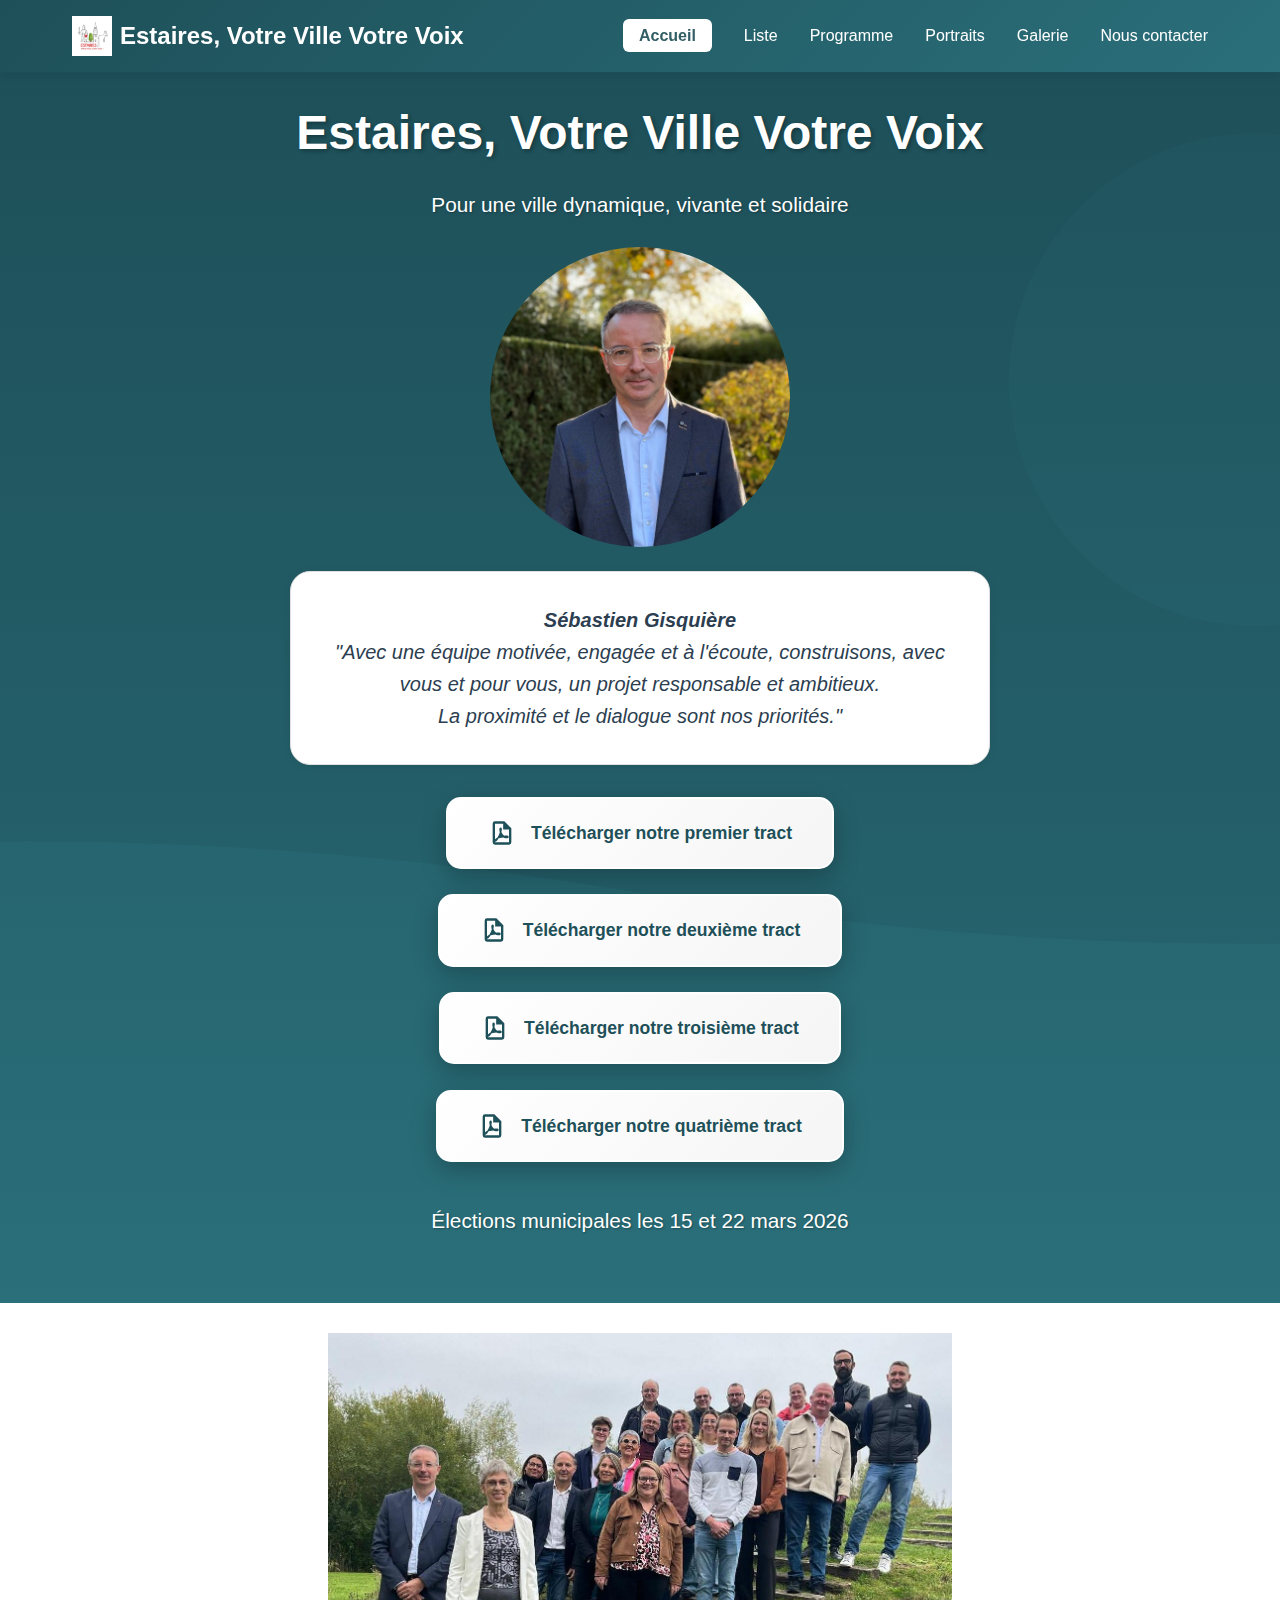
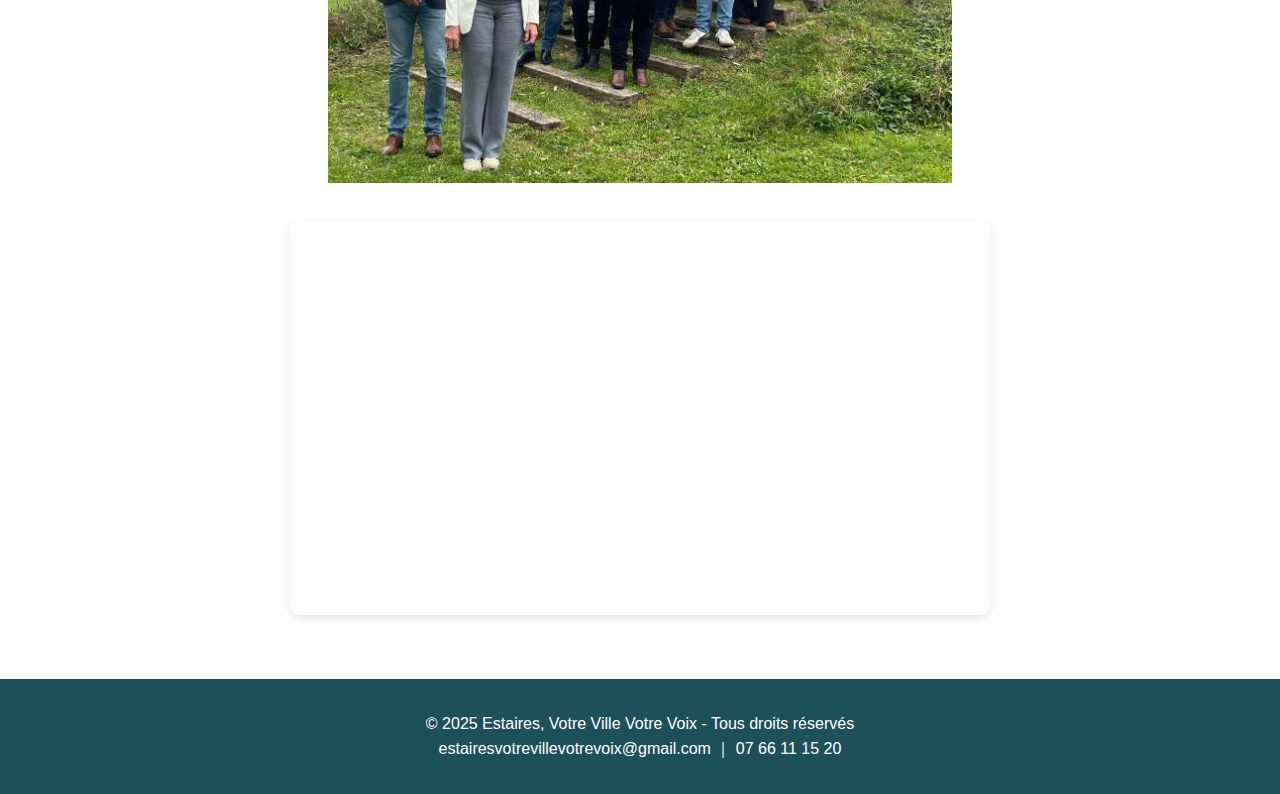
<file: index.html>
<!DOCTYPE html>
<html lang="fr">
<head>
    <!-- Google tag (gtag.js) -->
    <script async src="https://www.googletagmanager.com/gtag/js?id=G-QMZ6VGRJ4W"></script>
    <script>
    window.dataLayer = window.dataLayer || [];
    function gtag(){dataLayer.push(arguments);}
    gtag('js', new Date());

    gtag('config', 'G-QMZ6VGRJ4W');
    </script>
    <link rel="icon" type="image/png" href="Images/favicon.png">
    <meta charset="UTF-8">
    <meta name="viewport" content="width=device-width, initial-scale=1.0">
    <title>Estaires, Votre Ville Votre Voix</title>
    <link rel="stylesheet" href="style.css">

    <!--SEO Google-->
    <meta name="description" 
          content="Découvrez le projet municipal de la liste Estaires Votre Ville Votre Voix : programme, portraits, actions et engagement pour l'avenir d'Estaires.">

    <meta name="keywords" 
          content="Estaires, estaires, municipales Estaires, Votre Ville Votre Voix, liste municipale Estaires, élections Estaires 2026, programme municipal, équipe municipale Estaires, Estaires avec vous, Estaires au coeur, Dorothée Bertrand, Bruno Ficheux">

    <link rel="canonical" href="https://www.estairesvotrevillevotrevoix.fr/">

    <!-- OpenGraph (réseaux sociaux) -->
    <meta property="og:title" content="Estaires – Votre Ville Votre Voix">
    <meta property="og:description" content="Notre projet municipal pour Estaires. Découvrez notre programme et notre équipe.">
    <meta property="og:image" content="https://www.estairesvotrevillevotrevoix.fr/Images/logo.jpg">
    <meta property="og:type" content="website">
    <meta property="og:url" content="https://www.estairesvotrevillevotrevoix.fr/">

</head>
<body>
    <header>
        <div class="header-content">
            <div class="logo">
                <a href="index.html">
                <img src="Images/logo.jpg" alt="Logo" style="height: 40px;">
                </a>
                <a href="index.html" class="logo-text">Estaires, Votre Ville Votre Voix</a>
            </div>
            <nav>
                <ul>
                    <li><a href="index.html" class="nav-link active">Accueil</a></li>
                    <li><a href="Pages/liste.html">Liste</a></li>
                    <li><a href="Pages/programme.html">Programme</a></li>
                    <li><a href="Pages/portraits.html">Portraits</a></li>
                    <li><a href="Pages/galerie.html">Galerie</a></li>
                    <li><a href="Pages/reseaux.html">Nous contacter</a></li>
                </ul>
            </nav>
        </div>
    </header>

    <!-- ACCUEIL -->
    <div id="accueil" class="tab-content active">
        <section class="hero">
            <h1 style="margin-top: -25px;">Estaires, Votre Ville Votre Voix</h1>
            <p>Pour une ville dynamique, vivante et solidaire</p>
            <!--
            <div class="logo_principal" style="text-align: center;">
                <img src="Images/logo.jpg" alt="Logo" style="height: 225px; margin:0 auto 55px;">
            </div> -->

            <div class="container">
                  <div class="photo_tete_liste" style="text-align: center;">
                      <img src="Images/photo_seb.jpg" alt="Logo" style="height: 500px; border-radius: 50%; margin-top: -70px;">
                  </div>
                  <!-- Bulle du message -->
                  <div class="message-bubble">
                    <i> <strong>Sébastien Gisquière</strong> <br> "Avec une équipe motivée, engagée et à l'écoute, construisons, avec vous et pour vous, un projet responsable et ambitieux.<br> La proximité et le dialogue sont nos priorités."</i>
                  </div>
                    <a href="Documents/Estaires-Votre-Ville-Votre-Voix-1.pdf" target="_blank" rel="noopener" class="tract-button-alt">
                    <svg class="pdf-icon" xmlns="http://www.w3.org/2000/svg" viewBox="0 0 24 24">
                        <path d="M14,2H6A2,2 0 0,0 4,4V20A2,2 0 0,0 6,22H18A2,2 0 0,0 20,20V8L14,2M18,20H6V4H13V9H18V20M10.1,11.4C10.08,11.44 9.81,13.16 8,16.09C8,16.09 4.5,17.91 5.33,19.27C6,20.35 7.65,19.23 9.07,16.59C9.07,16.59 10.89,15.95 13.31,15.77C13.31,15.77 17.17,17.5 17.7,15.66C18.22,13.8 14.64,14.22 14,14.41C14,14.41 12,13.06 11.5,11.2C11.5,11.2 12.64,7.25 10.89,7.3C9.14,7.35 9.8,10.43 10.1,11.4Z"/>
                    </svg>
                  <span>Télécharger notre premier tract</span>
                  </a>

                  <br>
                  <br>

                  <a href="Documents/Estaires-Votre-Ville-Votre-Voix-2.pdf" target="_blank" rel="noopener" class="tract-button-alt">
                    <svg class="pdf-icon" xmlns="http://www.w3.org/2000/svg" viewBox="0 0 24 24">
                        <path d="M14,2H6A2,2 0 0,0 4,4V20A2,2 0 0,0 6,22H18A2,2 0 0,0 20,20V8L14,2M18,20H6V4H13V9H18V20M10.1,11.4C10.08,11.44 9.81,13.16 8,16.09C8,16.09 4.5,17.91 5.33,19.27C6,20.35 7.65,19.23 9.07,16.59C9.07,16.59 10.89,15.95 13.31,15.77C13.31,15.77 17.17,17.5 17.7,15.66C18.22,13.8 14.64,14.22 14,14.41C14,14.41 12,13.06 11.5,11.2C11.5,11.2 12.64,7.25 10.89,7.3C9.14,7.35 9.8,10.43 10.1,11.4Z"/>
                    </svg>
                  <span>Télécharger notre deuxième tract</span>
                  </a>

                  <br>
                  <br>

                  <a href="Documents/Estaires-Votre-Ville-Votre-Voix-3.pdf" target="_blank" rel="noopener" class="tract-button-alt">
                  <svg class="pdf-icon" xmlns="http://www.w3.org/2000/svg" viewBox="0 0 24 24">
                        <path d="M14,2H6A2,2 0 0,0 4,4V20A2,2 0 0,0 6,22H18A2,2 0 0,0 20,20V8L14,2M18,20H6V4H13V9H18V20M10.1,11.4C10.08,11.44 9.81,13.16 8,16.09C8,16.09 4.5,17.91 5.33,19.27C6,20.35 7.65,19.23 9.07,16.59C9.07,16.59 10.89,15.95 13.31,15.77C13.31,15.77 17.17,17.5 17.7,15.66C18.22,13.8 14.64,14.22 14,14.41C14,14.41 12,13.06 11.5,11.2C11.5,11.2 12.64,7.25 10.89,7.3C9.14,7.35 9.8,10.43 10.1,11.4Z"/>
                    </svg>
                  <span>Télécharger notre troisième tract</span>
                  </a>

                  <br>
                  <br>

                  <a href="Documents/Estaires-Votre-Ville-Votre-Voix-4.pdf" target="_blank" rel="noopener" class="tract-button-alt">
                  <svg class="pdf-icon" xmlns="http://www.w3.org/2000/svg" viewBox="0 0 24 24">
                        <path d="M14,2H6A2,2 0 0,0 4,4V20A2,2 0 0,0 6,22H18A2,2 0 0,0 20,20V8L14,2M18,20H6V4H13V9H18V20M10.1,11.4C10.08,11.44 9.81,13.16 8,16.09C8,16.09 4.5,17.91 5.33,19.27C6,20.35 7.65,19.23 9.07,16.59C9.07,16.59 10.89,15.95 13.31,15.77C13.31,15.77 17.17,17.5 17.7,15.66C18.22,13.8 14.64,14.22 14,14.41C14,14.41 12,13.06 11.5,11.2C11.5,11.2 12.64,7.25 10.89,7.3C9.14,7.35 9.8,10.43 10.1,11.4Z"/>
                    </svg>
                  <span>Télécharger notre quatrième tract</span>
                  </a>

                  <p style="margin-bottom: 10px; margin-top: 42px;">Élections municipales les 15 et 22 mars 2026</p>

            </div>
            
            <!--
            <a href="Pages/programme.html"  class="cta-button" onclick="showTab('programme'); return false;">Découvrez notre programme</a>-->
        </section>

        <div class="image_liste" style="text-align: center;">
            <img src="Images/liste_pw.jpeg" alt="Logo">
        </div>
        <div class="video-accueil">
          <iframe 
          src="https://www.youtube.com/embed/RgGWDoICwSA?si=yL3-DGHnHaGqNOAF" 
          title="YouTube video player" frameborder="0" 
          allow="accelerometer; autoplay; clipboard-write; encrypted-media; gyroscope; picture-in-picture; web-share" 
          referrerpolicy="strict-origin-when-cross-origin" allowfullscreen>
        </iframe>
        </div>
        
    </div>
        
    
 


            <!--
            <div class="values">
  
                <a href="Pages/liste.html" onclick="showTab('liste'); return false;" style="text-decoration: none; color: inherit;">
                  <div class="value-card">
                    <div class="value-icon"><img src="Images/membre.png" height="100"></div>
                    <h3>Notre liste</h3>
                    <p>Découvrez les membres de la liste Estaires, Votre Ville Votre Voix.</p>
                  </div>
                </a>
              
                <a href="Pages/programme.html" onclick="showTab('programme'); return false;" style="text-decoration: none; color: inherit;">
                  <div class="value-card">
                    <div class="value-icon"><img src="Images/programme.png" height="100"></div>
                    <h3>Notre programme</h3>
                    <p>Découvrez nos idées pour faire de Estaires une ville meilleure.</p>
                  </div>
                </a>

                <a href="Pages/portraits.html" onclick="showTab('programme'); return false;" style="text-decoration: none; color: inherit;">
                  <div class="value-card">
                    <div class="value-icon"><img src="Images/camera.png" height="100"></div>
                    <h3>Portraits</h3>
                    <p>Regardez les vidéos des différents membres de notre liste.</p>
                  </div>
                </a>
              
                <a href="Pages/reseaux.html" onclick="showTab('reseaux'); return false;" style="text-decoration: none; color: inherit;">
                  <div class="value-card">
                    <div class="value-icon"><img src="Images/réseaux.png" height="100"></div>
                    <h3>Réseaux sociaux</h3>
                    <p>N'hésitez pas à nous suivre sur nos réseaux sociaux pour ne rien manquer !</p>
                  </div>
                </a>
              
              </div>
              -->
        </div>
    </div>

<footer>
        <p>&copy; 2025 Estaires, Votre Ville Votre Voix - Tous droits réservés</p>
        <p>estairesvotrevillevotrevoix@gmail.com ｜ 07 66 11 15 20</p>
</footer>

</body>
</html>
</file>
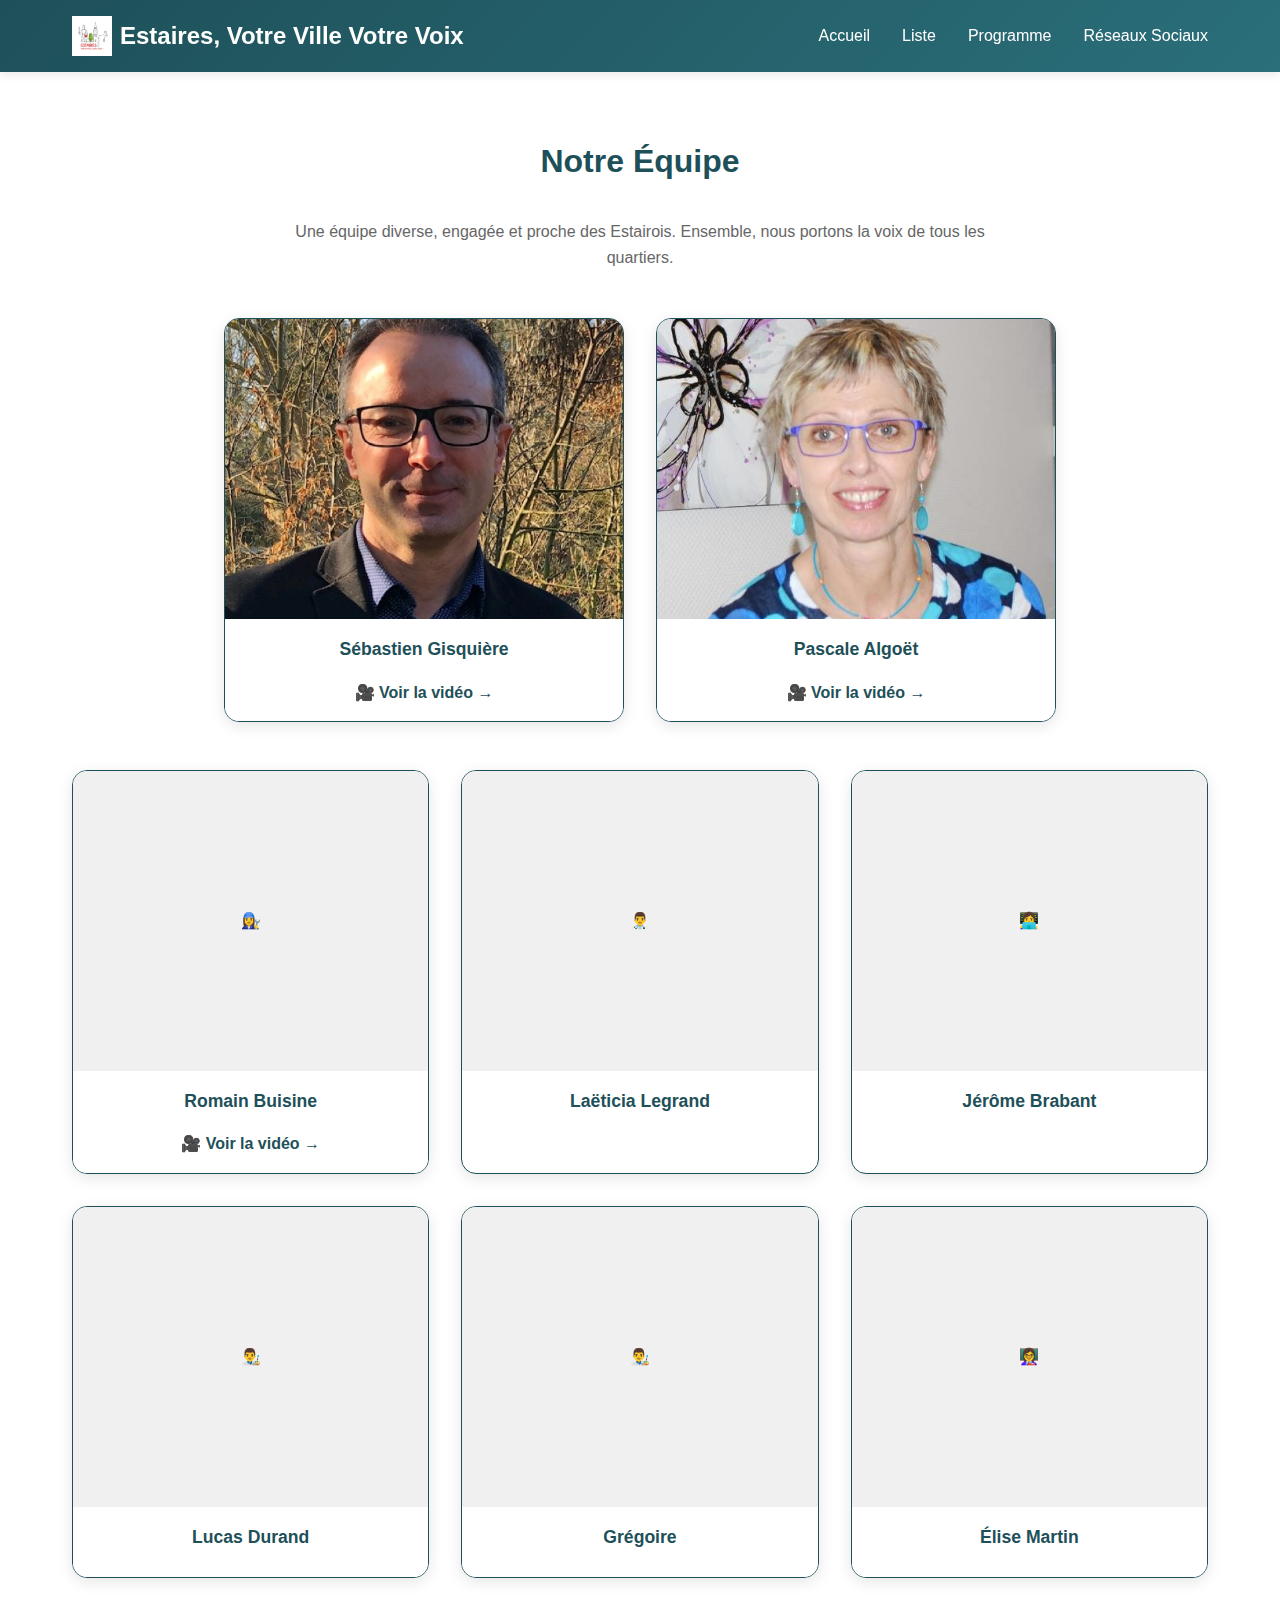
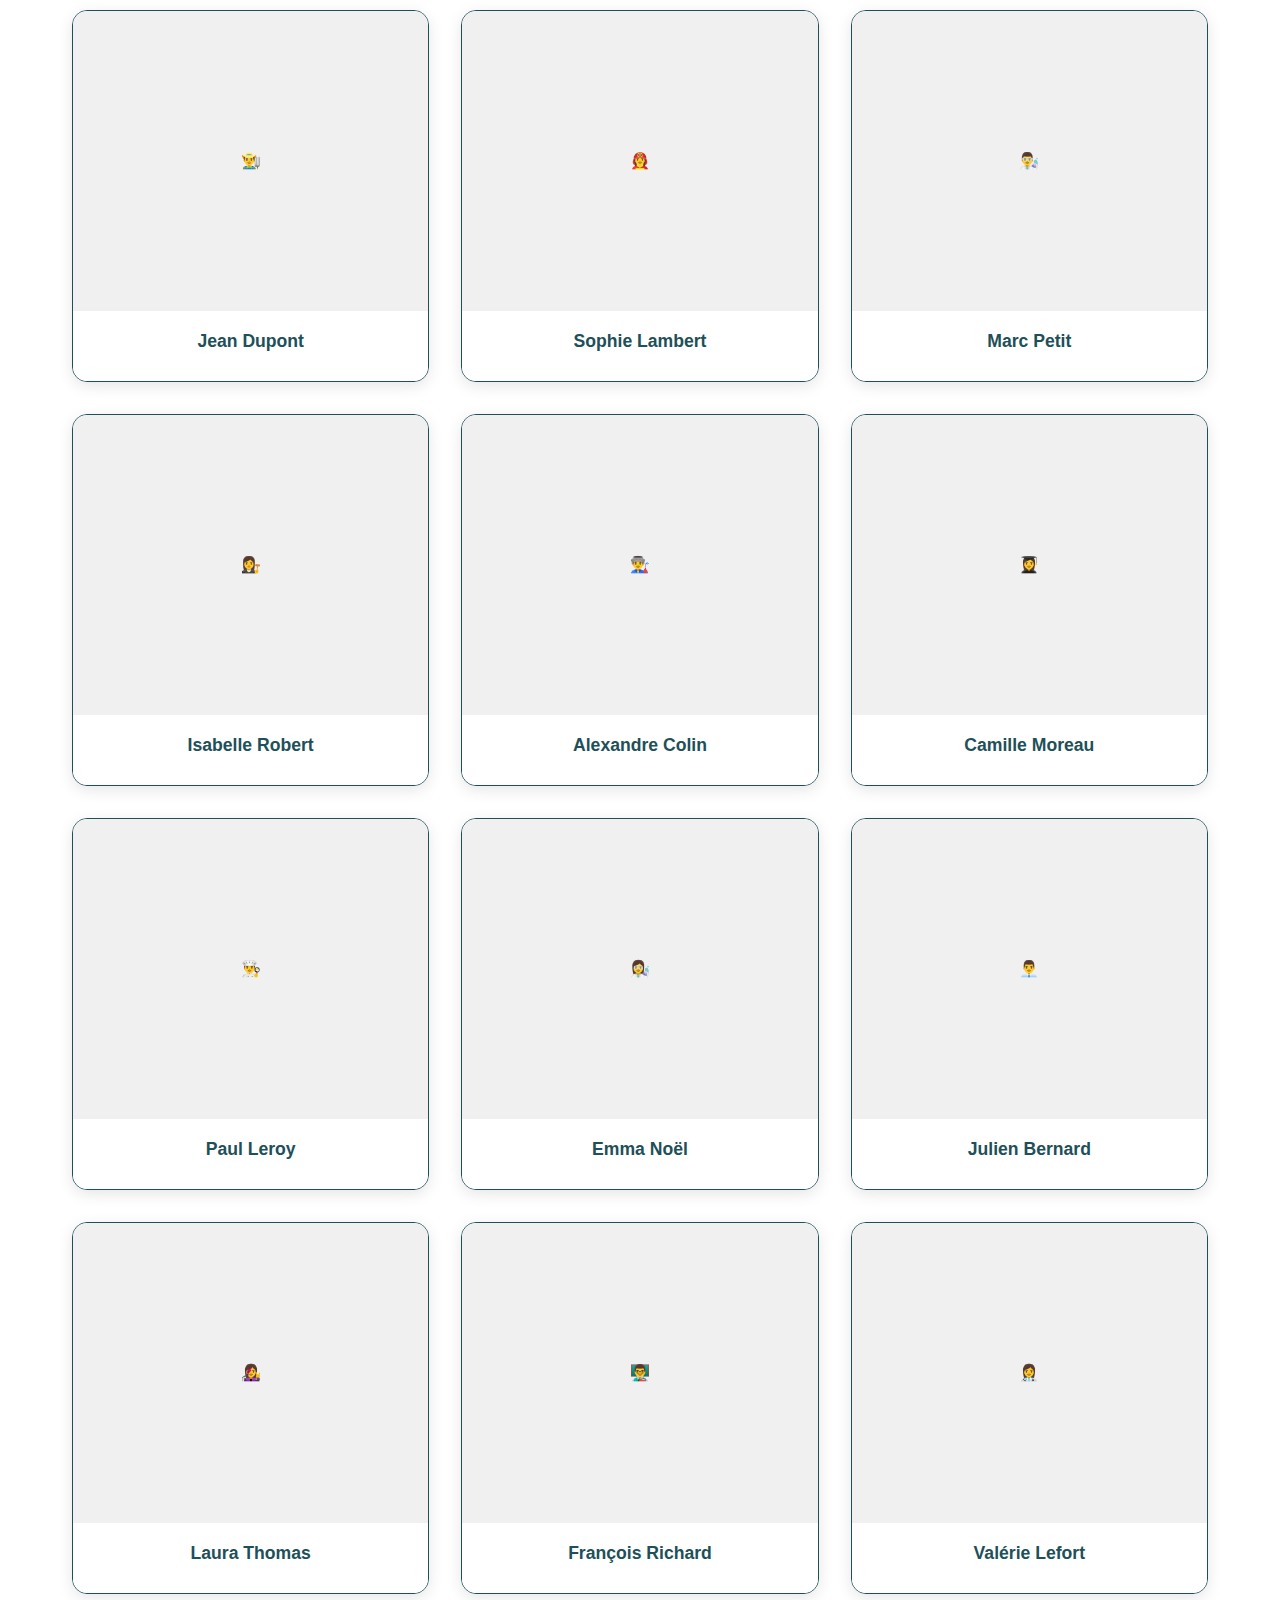
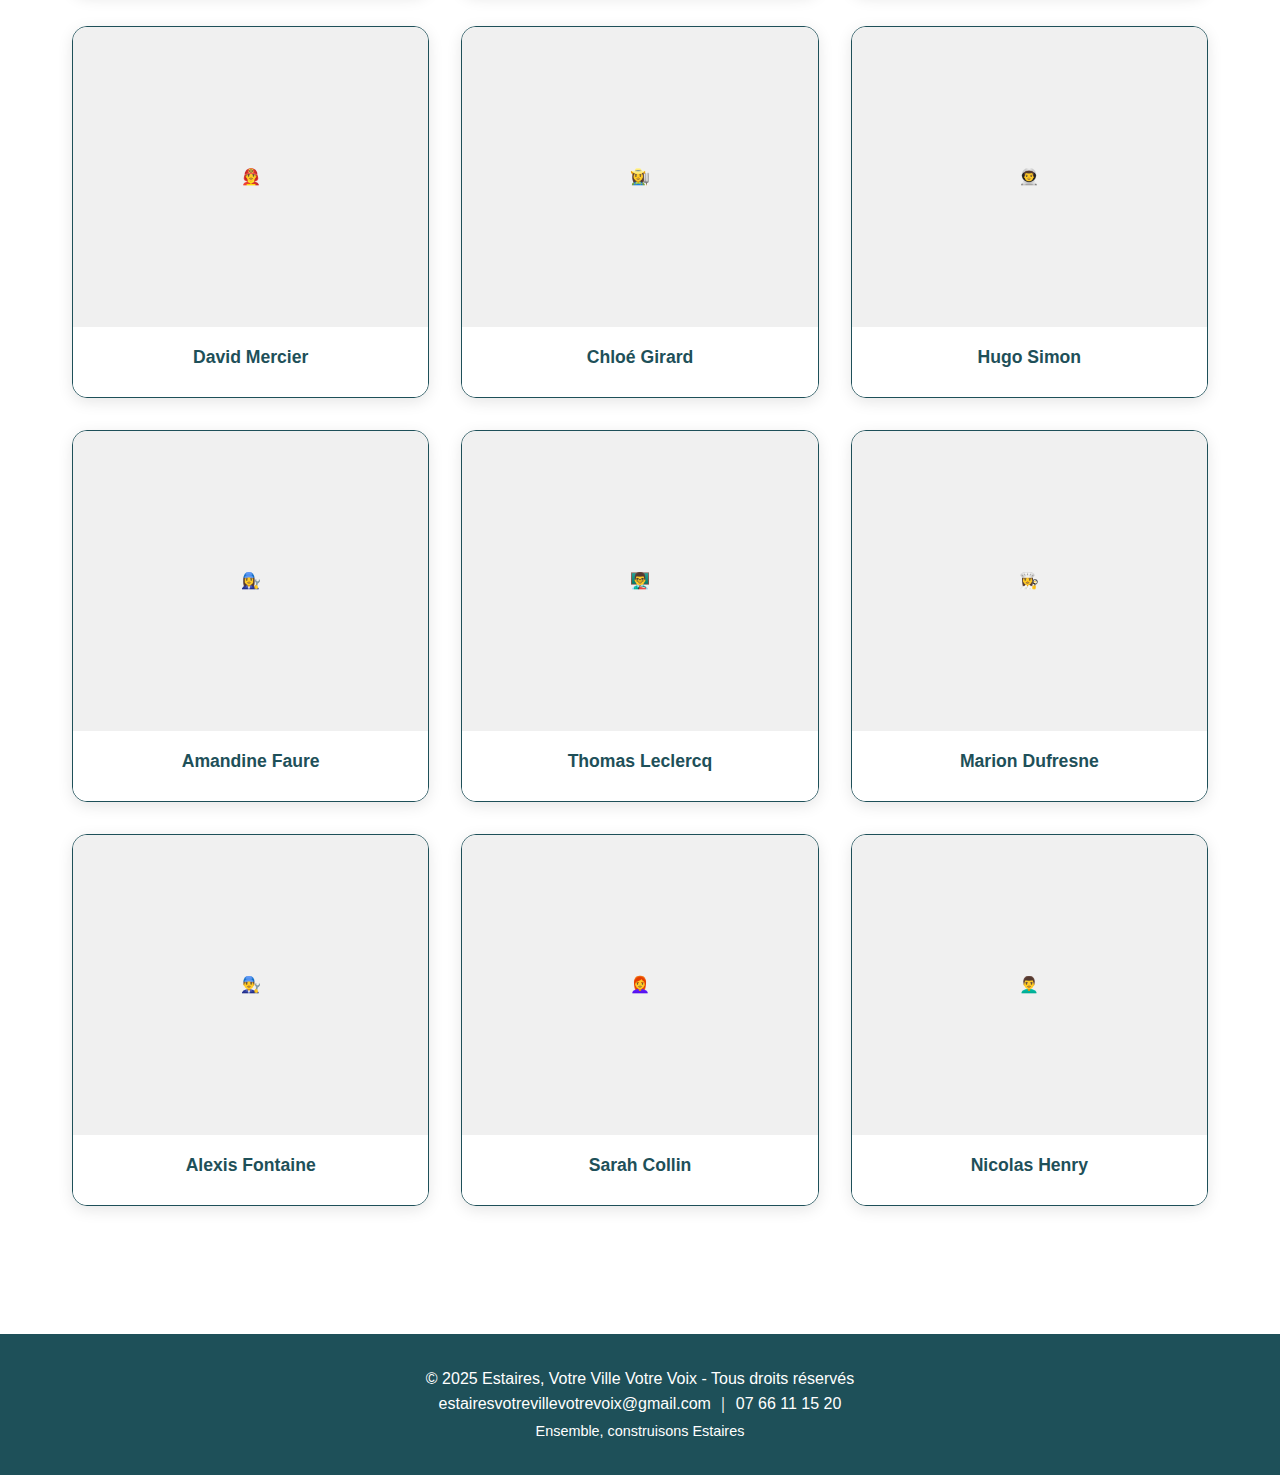
<file: liste.html>
<!DOCTYPE html>
<html lang="fr">
<head>
    <!-- Google tag (gtag.js) -->
    <script async src="https://www.googletagmanager.com/gtag/js?id=G-QMZ6VGRJ4W"></script>
    <script>
    window.dataLayer = window.dataLayer || [];
    function gtag(){dataLayer.push(arguments);}
    gtag('js', new Date());

    gtag('config', 'G-QMZ6VGRJ4W');
    </script>
    <link rel="stylesheet" href="../style.css">
    <link rel="icon" type="image/png" href="../Images/favicon.png">
    <meta charset="UTF-8">
    <meta name="viewport" content="width=device-width, initial-scale=1.0">
    <title>Liste</title>
</head>

<body>
    <header>
        <div class="header-content">
            <div class="logo">
                <a href="../index.html">
                <img src="../Images/logo.jpg" alt="Logo" style="height: 40px;">
                </a>
                <a href="../index.html" class="logo-text">Estaires, Votre Ville Votre Voix</a>
            </div>
            <nav>
                <ul>
                    <li><a href="../index.html">Accueil</a></li>
                    <li><a href="liste.html">Liste</a></li>
                    <li><a href="programme.html">Programme</a></li>
                    <li><a href="reseaux.html">Réseaux Sociaux</a></li>
                </ul>
            </nav>
        </div>
    </header>

    <!-- LISTE -->
    <div class="container">
        <h1 style="text-align: center; color: #1E5059; margin-bottom: 2rem;">Notre Équipe</h1>
        <p style="text-align: center; color: #666; max-width: 700px; margin: 0 auto 3rem;">
            Une équipe diverse, engagée et proche des Estairois. Ensemble, nous portons la voix de tous les quartiers.
        </p>

        <div class="team-leaders">
                <div class="team-member">
                    <div class="member-photo"><img src="../Images/photo_seb.jpeg" height="300"></div>
                    <div class="member-info">
                        <h3>Sébastien Gisquière</h3>
                        <div class="role">Tête de liste</div>
                        <p>Ancien élu municipal de 2014 à 2020, j'ai également présidé et fondé le club Flandres Lys Natatation en 2018.</p>
                        <a href="https://www.facebook.com/reel/1337750034754853" target="_blank" style="display: inline-block; margin-top: 1rem; color: #1E5059; font-weight: 600; text-decoration: none;">🎥 Voir la vidéo →</a>
                    </div>
                </div>
                <div class="team-member">
                    <div class="member-photo"><img src="../Images/img_pascale.jpg" height="300"></div>
                    <div class="member-info">
                        <h3>Pascale Algoët</h3>
                        <div class="role">Première adjointe</div>
                        <p>Ancienne première adjointe sous Bruno Ficheux. J'habite à Estaires depuis X années.</p>
                        <a href="https://www.facebook.com/reel/1337750034754853" target="_blank" style="display: inline-block; margin-top: 1rem; color: #1E5059; font-weight: 600; text-decoration: none;">🎥 Voir la vidéo →</a>
                    </div>
                </div>
        </div>
        <div class="team-grid">
            <div class="team-member">
                <div class="member-photo">👩‍🔧</div>
                <div class="member-info">
                    <h3>Romain Buisine</h3>
                    <div class="role">Adjoint 2</div>
                    <p>Ingénieure en énergies renouvelables, spécialiste des politiques de décarbonation urbaine.</p>
                    <a href="https://www.facebook.com/share/v/1Pzwd7NUM8/" target="_blank" style="display: inline-block; margin-top: 1rem; color: #1E5059; font-weight: 600; text-decoration: none;">🎥 Voir la vidéo →</a>
                </div>
            </div>
            <div class="team-member">
                <div class="member-photo">👨‍⚕️</div>
                <div class="member-info">
                    <h3>Laëticia Legrand</h3>
                    <div class="role">Santé et Solidarité</div>
                    <p>Médecin de quartier depuis 20 ans, défenseur d'un accès universel aux soins de santé.</p>
                </div>
            </div>
            <div class="team-member">
                <div class="member-photo">👩‍💻</div>
                <div class="member-info">
                    <h3>Jérôme Brabant</h3>
                    <div class="role">Économie et Innovation</div>
                    <p>Entrepreneur sociale, elle promeut une économie locale, circulaire et solidaire.</p>
                </div>
            </div>
            <div class="team-member">
                <div class="member-photo">👨‍🎨</div>
                <div class="member-info">
                    <h3>Lucas Durand</h3>
                    <div class="role">Culture et Patrimoine</div>
                    <p>Artiste et médiateur culturel, passionné par la démocratisation de la culture.</p>
                </div>
            </div>

            <div class="team-member">
                <div class="member-photo">👨‍🎨</div>
                <div class="member-info">
                    <h3>Grégoire</h3>
                    <div class="role">Culture et Patrimoine</div>
                    <p>Artiste et médiateur culturel, passionné par la démocratisation de la culture.</p>
                </div>
            </div>

            <div class="team-member">
                <div class="member-photo">👩‍🏫</div>
                <div class="member-info">
                    <h3>Élise Martin</h3>
                    <div class="role">Éducation</div>
                    <p>Professeure des écoles, engagée pour la réussite de chaque enfant.</p>
                </div>
            </div>

            <div class="team-member">
                <div class="member-photo">👨‍🌾</div>
                <div class="member-info">
                    <h3>Jean Dupont</h3>
                    <div class="role">Agriculture</div>
                    <p>Agriculteur local, attaché à la valorisation des circuits courts.</p>
                </div>
            </div>

            <div class="team-member">
                <div class="member-photo">👩‍🚒</div>
                <div class="member-info">
                    <h3>Sophie Lambert</h3>
                    <div class="role">Sécurité Civile</div>
                    <p>Volontaire au sein des pompiers, investie dans la prévention des risques.</p>
                </div>
            </div>

            <div class="team-member">
                <div class="member-photo">👨‍🔬</div>
                <div class="member-info">
                    <h3>Marc Petit</h3>
                    <div class="role">Environnement</div>
                    <p>Biologiste, acteur de la protection de la biodiversité locale.</p>
                </div>
            </div>

            <div class="team-member">
                <div class="member-photo">👩‍⚖️</div>
                <div class="member-info">
                    <h3>Isabelle Robert</h3>
                    <div class="role">Citoyenneté</div>
                    <p>Juriste, militante pour la transparence et la participation citoyenne.</p>
                </div>
            </div>

            <div class="team-member">
                <div class="member-photo">👨‍🏭</div>
                <div class="member-info">
                    <h3>Alexandre Colin</h3>
                    <div class="role">Industrie locale</div>
                    <p>Ouvrier dans une PME d’Estaires, promoteur de l’emploi local.</p>
                </div>
            </div>

            <div class="team-member">
                <div class="member-photo">👩‍🎓</div>
                <div class="member-info">
                    <h3>Camille Moreau</h3>
                    <div class="role">Jeunesse</div>
                    <p>Étudiante, représentante de la jeunesse Estairoise.</p>
                </div>
            </div>

            <div class="team-member">
                <div class="member-photo">👨‍🍳</div>
                <div class="member-info">
                    <h3>Paul Leroy</h3>
                    <div class="role">Vie locale</div>
                    <p>Commerçant, acteur du dynamisme du centre-ville.</p>
                </div>
            </div>

            <div class="team-member">
                <div class="member-photo">👩‍🔬</div>
                <div class="member-info">
                    <h3>Emma Noël</h3>
                    <div class="role">Santé publique</div>
                    <p>Pharmacienne, engagée dans la prévention et le bien-être.</p>
                </div>
            </div>

            <div class="team-member">
                <div class="member-photo">👨‍💼</div>
                <div class="member-info">
                    <h3>Julien Bernard</h3>
                    <div class="role">Finances</div>
                    <p>Expert-comptable, défend une gestion rigoureuse et transparente.</p>
                </div>
            </div>

            <div class="team-member">
                <div class="member-photo">👩‍🎤</div>
                <div class="member-info">
                    <h3>Laura Thomas</h3>
                    <div class="role">Culture & Jeunesse</div>
                    <p>Animatrice culturelle, investie dans la vie associative.</p>
                </div>
            </div>

            <div class="team-member">
                <div class="member-photo">👨‍🏫</div>
                <div class="member-info">
                    <h3>François Richard</h3>
                    <div class="role">Éducation et Formation</div>
                    <p>Enseignant, défend l’accès à la formation pour tous.</p>
                </div>
            </div>

            <div class="team-member">
                <div class="member-photo">👩‍⚕️</div>
                <div class="member-info">
                    <h3>Valérie Lefort</h3>
                    <div class="role">Santé</div>
                    <p>Infirmière, engagée pour un meilleur accompagnement des seniors.</p>
                </div>
            </div>

            <div class="team-member">
                <div class="member-photo">👨‍🚒</div>
                <div class="member-info">
                    <h3>David Mercier</h3>
                    <div class="role">Sécurité</div>
                    <p>Pompier volontaire, défenseur de la sécurité de proximité.</p>
                </div>
            </div>

            <div class="team-member">
                <div class="member-photo">👩‍🌾</div>
                <div class="member-info">
                    <h3>Chloé Girard</h3>
                    <div class="role">Agriculture urbaine</div>
                    <p>Spécialiste en permaculture et jardins partagés.</p>
                </div>
            </div>

            <div class="team-member">
                <div class="member-photo">👨‍🚀</div>
                <div class="member-info">
                    <h3>Hugo Simon</h3>
                    <div class="role">Innovation & numérique</div>
                    <p>Consultant numérique, promeut le développement digital des services.</p>
                </div>
            </div>

            <div class="team-member">
                <div class="member-photo">👩‍🔧</div>
                <div class="member-info">
                    <h3>Amandine Faure</h3>
                    <div class="role">Énergie & Climat</div>
                    <p>Ingénieure énergie, spécialisée dans la rénovation durable.</p>
                </div>
            </div>

            <div class="team-member">
                <div class="member-photo">👨‍🏫</div>
                <div class="member-info">
                    <h3>Thomas Leclercq</h3>
                    <div class="role">Sport & Jeunesse</div>
                    <p>Prof de sport, passionné par le dynamisme associatif local.</p>
                </div>
            </div>

            <div class="team-member">
                <div class="member-photo">👩‍🍳</div>
                <div class="member-info">
                    <h3>Marion Dufresne</h3>
                    <div class="role">Vie de quartier</div>
                    <p>Habitante du centre-ville, engagée dans la vie citoyenne.</p>
                </div>
            </div>

            <div class="team-member">
                <div class="member-photo">👨‍🔧</div>
                <div class="member-info">
                    <h3>Alexis Fontaine</h3>
                    <div class="role">Infrastructures</div>
                    <p>Technicien communal, sensible aux besoins du quotidien.</p>
                </div>
            </div>

            <div class="team-member">
                <div class="member-photo">👩‍🦰</div>
                <div class="member-info">
                    <h3>Sarah Collin</h3>
                    <div class="role">Social & Famille</div>
                    <p>Assistante sociale, à l’écoute des familles et des aînés.</p>
                </div>
            </div>

            <div class="team-member">
                <div class="member-photo">👨‍🦱</div>
                <div class="member-info">
                    <h3>Nicolas Henry</h3>
                    <div class="role">Sport</div>
                    <p>Entraîneur local, promeut le sport pour tous.</p>
                </div>
            </div>

        </div>
    </div>

<footer>
        <p>&copy; 2025 Estaires, Votre Ville Votre Voix - Tous droits réservés</p>
        <p>estairesvotrevillevotrevoix@gmail.com ｜ 07 66 11 15 20</p>
        <p style="margin-top: 0.2rem; font-size: 0.9rem;">Ensemble, construisons Estaires</p>
</footer>

</body>
</html>
</file>
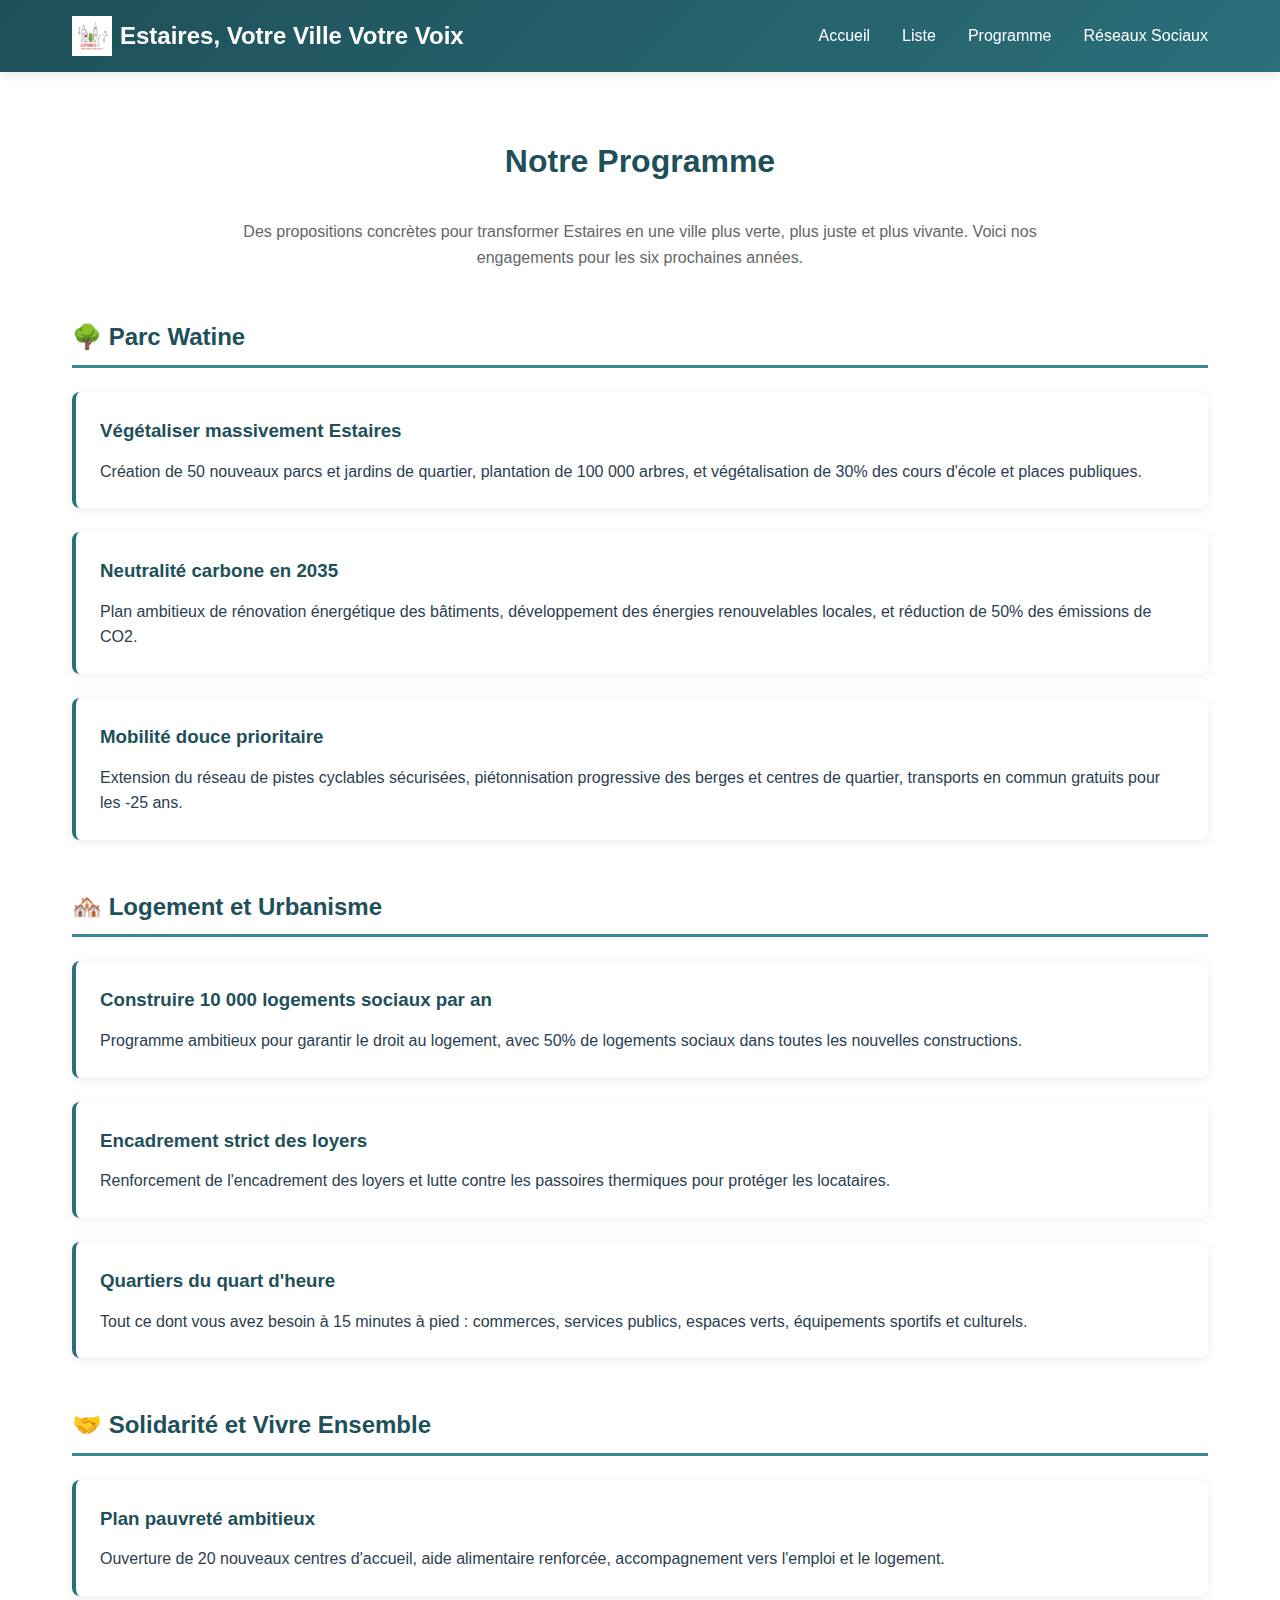
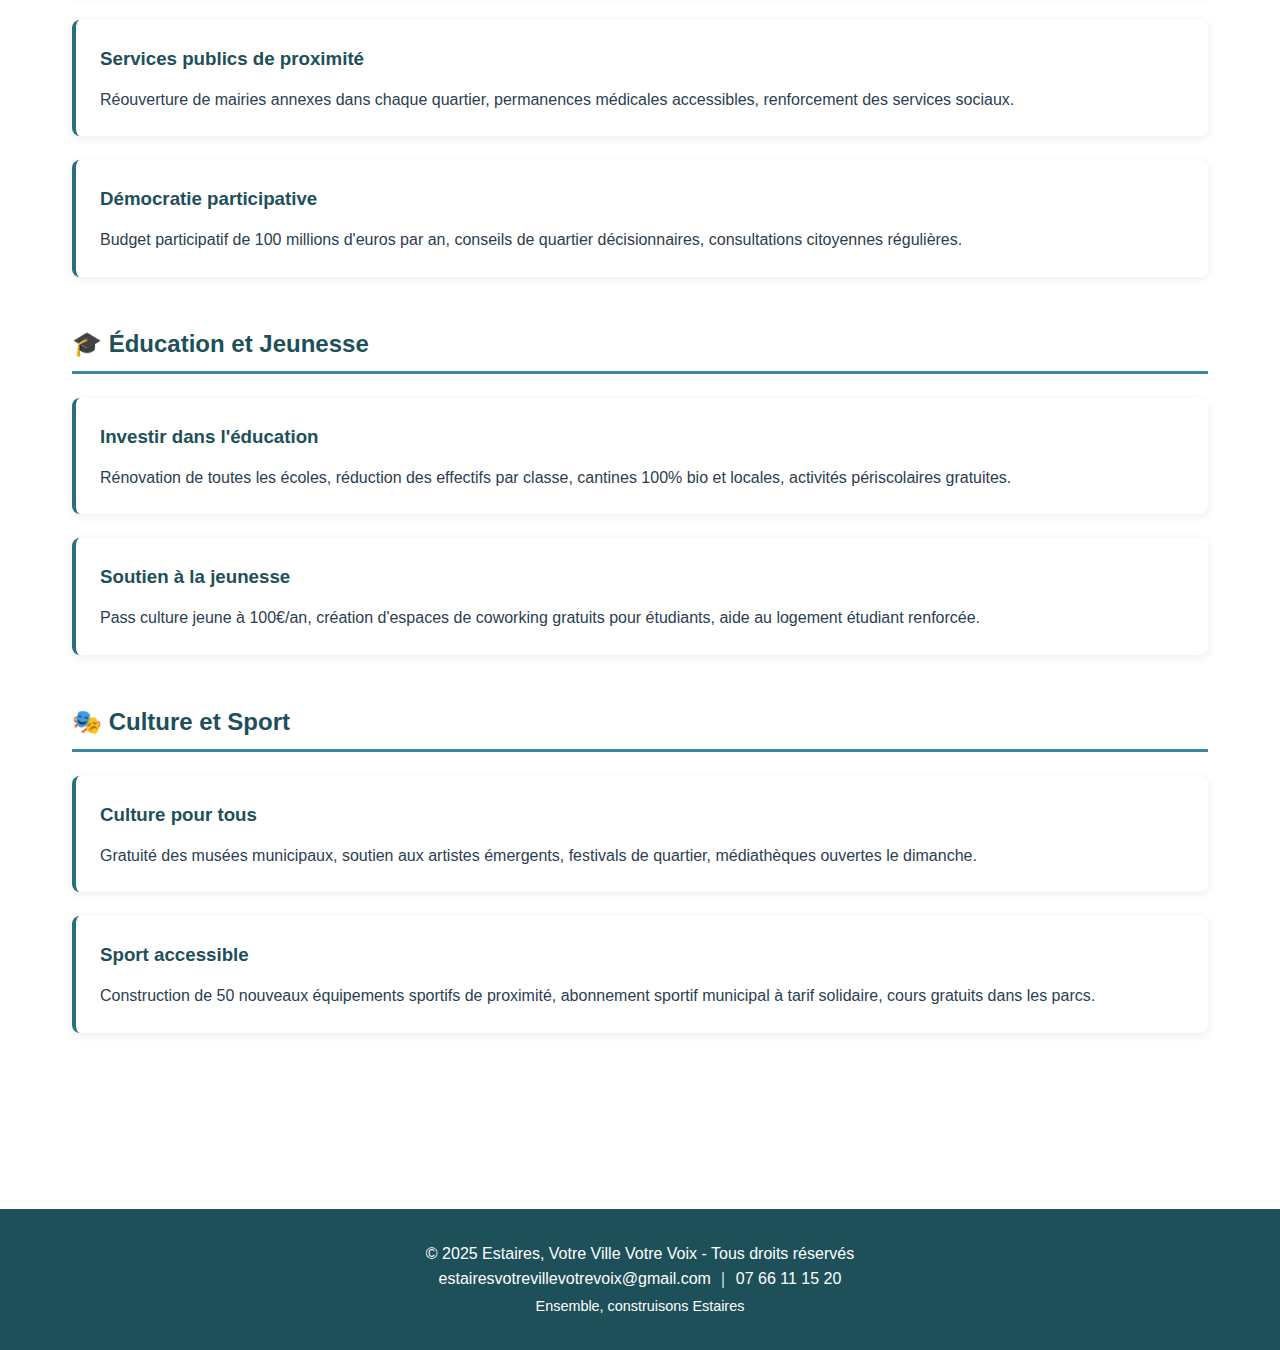
<file: programme.html>
<!DOCTYPE html>
<html lang="fr">
<head>
    <!-- Google tag (gtag.js) -->
    <script async src="https://www.googletagmanager.com/gtag/js?id=G-QMZ6VGRJ4W"></script>
    <script>
    window.dataLayer = window.dataLayer || [];
    function gtag(){dataLayer.push(arguments);}
    gtag('js', new Date());

    gtag('config', 'G-QMZ6VGRJ4W');
    </script>
    <link rel="stylesheet" href="../style.css">
    <link rel="icon" type="image/png" href="../Images/favicon.png">
    <meta charset="UTF-8">
    <meta name="viewport" content="width=device-width, initial-scale=1.0">
    <title>Programme</title>
</head>

<body>
    <header>
        <div class="header-content">
              <div class="logo">
                <a href="../index.html">
                <img src="../Images/logo.jpg" alt="Logo" style="height: 40px;">
                </a>
                <a href="../index.html" class="logo-text">Estaires, Votre Ville Votre Voix</a>
            </div>
            <nav>
                <ul>
                    <li><a href="../index.html">Accueil</a></li>
                    <li><a href="liste.html">Liste</a></li>
                    <li><a href="programme.html">Programme</a></li>
                    <li><a href="reseaux.html">Réseaux Sociaux</a></li>
                </ul>
            </nav>
        </div>
    </header>

<!-- PROGRAMME -->
<div class="container">
    <h1 style="text-align: center; color: #1E5059; margin-bottom: 2rem;">Notre Programme</h1>
    <p style="text-align: center; color: #666; max-width: 800px; margin: 0 auto 3rem;">
        Des propositions concrètes pour transformer Estaires en une ville plus verte, plus juste et plus vivante. Voici nos engagements pour les six prochaines années.
    </p>

    <div class="program-section">
        <h2>🌳 Parc Watine</h2>
        <div class="program-items">
            <div class="program-item">
                <h3>Végétaliser massivement Estaires</h3>
                <p>Création de 50 nouveaux parcs et jardins de quartier, plantation de 100 000 arbres, et végétalisation de 30% des cours d'école et places publiques.</p>
            </div>
            <div class="program-item">
                <h3>Neutralité carbone en 2035</h3>
                <p>Plan ambitieux de rénovation énergétique des bâtiments, développement des énergies renouvelables locales, et réduction de 50% des émissions de CO2.</p>
            </div>
            <div class="program-item">
                <h3>Mobilité douce prioritaire</h3>
                <p>Extension du réseau de pistes cyclables sécurisées, piétonnisation progressive des berges et centres de quartier, transports en commun gratuits pour les -25 ans.</p>
            </div>
        </div>
    </div>

    <div class="program-section">
        <h2>🏘️ Logement et Urbanisme</h2>
        <div class="program-items">
            <div class="program-item">
                <h3>Construire 10 000 logements sociaux par an</h3>
                <p>Programme ambitieux pour garantir le droit au logement, avec 50% de logements sociaux dans toutes les nouvelles constructions.</p>
            </div>
            <div class="program-item">
                <h3>Encadrement strict des loyers</h3>
                <p>Renforcement de l'encadrement des loyers et lutte contre les passoires thermiques pour protéger les locataires.</p>
            </div>
            <div class="program-item">
                <h3>Quartiers du quart d'heure</h3>
                <p>Tout ce dont vous avez besoin à 15 minutes à pied : commerces, services publics, espaces verts, équipements sportifs et culturels.</p>
            </div>
        </div>
    </div>

    <div class="program-section">
        <h2>🤝 Solidarité et Vivre Ensemble</h2>
        <div class="program-items">
            <div class="program-item">
                <h3>Plan pauvreté ambitieux</h3>
                <p>Ouverture de 20 nouveaux centres d'accueil, aide alimentaire renforcée, accompagnement vers l'emploi et le logement.</p>
            </div>
            <div class="program-item">
                <h3>Services publics de proximité</h3>
                <p>Réouverture de mairies annexes dans chaque quartier, permanences médicales accessibles, renforcement des services sociaux.</p>
            </div>
            <div class="program-item">
                <h3>Démocratie participative</h3>
                <p>Budget participatif de 100 millions d'euros par an, conseils de quartier décisionnaires, consultations citoyennes régulières.</p>
            </div>
        </div>
    </div>

    <div class="program-section">
        <h2>🎓 Éducation et Jeunesse</h2>
        <div class="program-items">
            <div class="program-item">
                <h3>Investir dans l'éducation</h3>
                <p>Rénovation de toutes les écoles, réduction des effectifs par classe, cantines 100% bio et locales, activités périscolaires gratuites.</p>
            </div>
            <div class="program-item">
                <h3>Soutien à la jeunesse</h3>
                <p>Pass culture jeune à 100€/an, création d'espaces de coworking gratuits pour étudiants, aide au logement étudiant renforcée.</p>
            </div>
        </div>
    </div>

    <div class="program-section">
        <h2>🎭 Culture et Sport</h2>
        <div class="program-items">
            <div class="program-item">
                <h3>Culture pour tous</h3>
                <p>Gratuité des musées municipaux, soutien aux artistes émergents, festivals de quartier, médiathèques ouvertes le dimanche.</p>
            </div>
            <div class="program-item">
                <h3>Sport accessible</h3>
                <p>Construction de 50 nouveaux équipements sportifs de proximité, abonnement sportif municipal à tarif solidaire, cours gratuits dans les parcs.</p>
            </div>
        </div>
    </div>
</div>

<footer>
        <p>&copy; 2025 Estaires, Votre Ville Votre Voix - Tous droits réservés</p>
        <p>estairesvotrevillevotrevoix@gmail.com ｜ 07 66 11 15 20</p>
        <p style="margin-top: 0.2rem; font-size: 0.9rem;">Ensemble, construisons Estaires</p>
</footer>

   
</body>
</html>
</file>
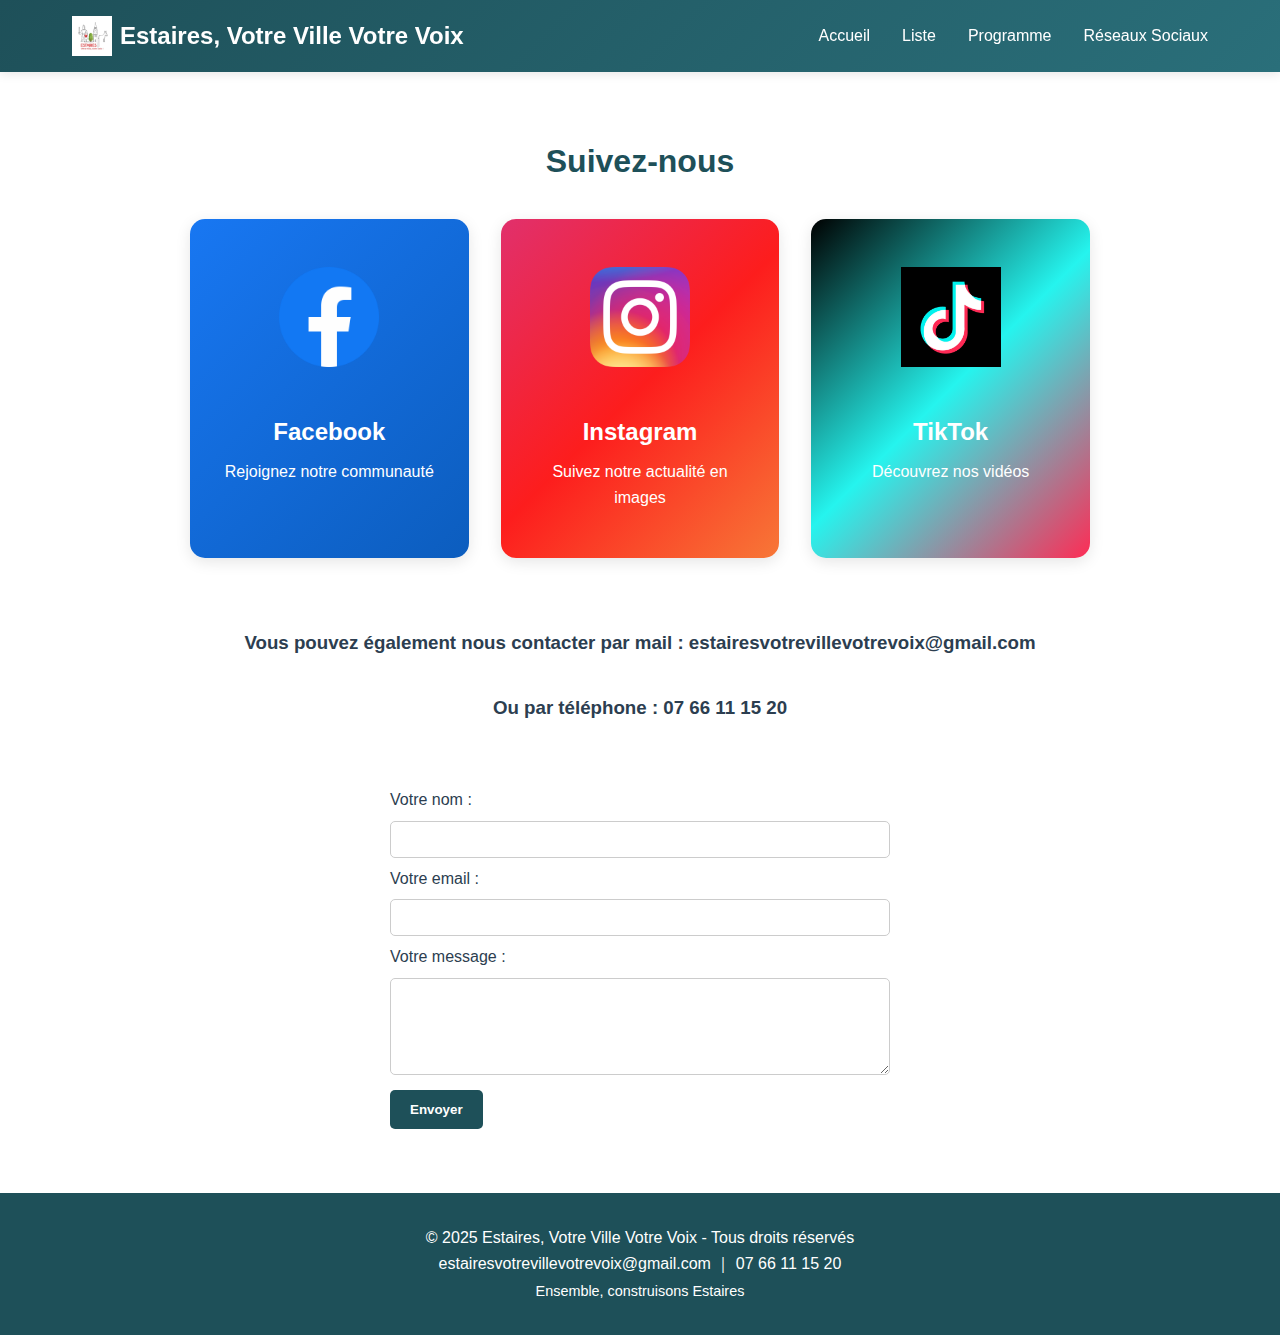
<file: reseaux.html>
<!DOCTYPE html>
<html lang="fr">
<head>
    <!-- Google tag (gtag.js) -->
    <script async src="https://www.googletagmanager.com/gtag/js?id=G-QMZ6VGRJ4W"></script>
    <script>
    window.dataLayer = window.dataLayer || [];
    function gtag(){dataLayer.push(arguments);}
    gtag('js', new Date());

    gtag('config', 'G-QMZ6VGRJ4W');
    </script>
    <link rel="stylesheet" href="../style.css">
    <link rel="icon" type="image/png" href="../Images/favicon.png">
    <meta charset="UTF-8">
    <meta name="viewport" content="width=device-width, initial-scale=1.0">
    <title>Nous contacter</title>
</head>

<body>
    <header>
        <div class="header-content">
             <div class="logo">
                <a href="../index.html">
                <img src="../Images/logo.jpg" alt="Logo" style="height: 40px;">
                </a>
                <a href="../index.html" class="logo-text">Estaires, Votre Ville Votre Voix</a>
            </div>
            <nav>
                <ul>
                    <li><a href="../index.html">Accueil</a></li>
                    <li><a href="liste.html">Liste</a></li>
                    <li><a href="programme.html">Programme</a></li>
                    <li><a href="reseaux.html">Réseaux Sociaux</a></li>
                </ul>
            </nav>
        </div>
    </header>

  <!-- RÉSEAUX SOCIAUX -->
<div class="container">
    <h1 style="text-align: center; color: #1E5059; margin-bottom: 2rem;">Suivez-nous</h1>
    <!-- Contenu à venir -->
    <div style="display: grid; grid-template-columns: repeat(auto-fit, minmax(250px, 1fr)); gap: 2rem; max-width: 900px; margin: 0 auto;">

        <a href="https://www.facebook.com/profile.php?id=61578148583149" target="_blank" style="text-decoration: none;" onmouseover="this.firstElementChild.style.transform='translateY(-5px)'" onmouseout="this.firstElementChild.style.transform='translateY(0)'">
            <div style="background: linear-gradient(135deg, #1877f2 0%, #0c5dbe 100%); color: white; padding: 3rem 2rem; border-radius: 15px; text-align: center; transition: transform 0.3s; box-shadow: 0 4px 15px rgba(0,0,0,0.1); height: 100%;">
                <div style="font-size: 4rem; margin-bottom: 1rem;"><img src="../Images/Facebook_f_logo_(2019).svg.png" height="100"></div>
                <h3 style="font-size: 1.5rem; margin-bottom: 0.5rem;">Facebook</h3>
                <p style="margin: 0;">Rejoignez notre communauté</p>
            </div>
        </a>
    
        <a href="https://www.instagram.com/estairesvotrevillevotrevoix/" target="_blank" style="text-decoration: none;" onmouseover="this.firstElementChild.style.transform='translateY(-5px)'" onmouseout="this.firstElementChild.style.transform='translateY(0)'">
            <div style="background: linear-gradient(135deg, #e1306c 0%, #fd1d1d 50%, #f77737 100%); color: white; padding: 3rem 2rem; border-radius: 15px; text-align: center; transition: transform 0.3s; box-shadow: 0 4px 15px rgba(0,0,0,0.1); height: 100%;">
                <div style="font-size: 4rem; margin-bottom: 1rem;"><img src="../Images/Instagram_icon.png" height="100"></div>
                <h3 style="font-size: 1.5rem; margin-bottom: 0.5rem;">Instagram</h3>
                <p style="margin: 0;">Suivez notre actualité en images</p>
            </div>
        </a>
    
        <a href="https://www.tiktok.com/@estairesvotreville?is_from_webapp=1&sender_device=pc" target="_blank" style="text-decoration: none;" onmouseover="this.firstElementChild.style.transform='translateY(-5px)'" onmouseout="this.firstElementChild.style.transform='translateY(0)'">
            <div style="background: linear-gradient(135deg, #000000 0%, #25f4ee 50%, #fe2c55 100%); color: white; padding: 3rem 2rem; border-radius: 15px; text-align: center; transition: transform 0.3s; box-shadow: 0 4px 15px rgba(0,0,0,0.1); height: 100%;">
                <div style="font-size: 4rem; margin-bottom: 1rem;"><img src="../Images/tik-tok-logo_578229-290.jpg" height="100"></div>
                <h3 style="font-size: 1.5rem; margin-bottom: 0.5rem;">TikTok</h3>
                <p style="margin: 0;">Découvrez nos vidéos</p>
            </div>
        </a>
    
    </div>

    <h3 style="text-align: center; margin-top: 70px;">Vous pouvez également nous contacter par mail : estairesvotrevillevotrevoix@gmail.com</h3>
    <h3 style="text-align: center; margin-top: 35px;">Ou par téléphone : 07 66 11 15 20</h3>

    </div>
        <form action="https://formsubmit.co/estairesvotrevillevotrevoix@gmail.com" method="POST" style="max-width:500px;margin:0 auto;">
    
    <input type="hidden" name="_captcha" value="false">
    <input type="hidden" name="_template" value="table">
    <input type="hidden" name="_next" value="https://hugogsqr.github.io/estaires-votre-ville-votre-voix/#reseaux">
    <input type="hidden" name="_autoresponse" value="Merci pour votre message ! Nous avons bien reçu votre demande et nous vous répondrons dans les plus brefs délais. L'équipe Estaires, Votre Ville Votre Voix">
    <input type="hidden" name="_subject" value="Nouveau message depuis le site de campagne">

    <label for="name">Votre nom :</label><br>
    <input type="text" id="name" name="name" required
        style="width:100%;padding:10px;margin:8px 0;border:1px solid #ccc;border-radius:5px;"><br>

    <label for="email">Votre email :</label><br>
    <input type="email" id="email" name="email" required
        style="width:100%;padding:10px;margin:8px 0;border:1px solid #ccc;border-radius:5px;"><br>

    <label for="message">Votre message :</label><br>
    <textarea id="message" name="message" rows="5" required
            style="width:100%;padding:10px;margin:8px 0;border:1px solid #ccc;border-radius:5px;"></textarea><br>

    <button type="submit"
            style="padding:12px 20px;background:#1E5059;color:white;border:none;border-radius:5px;font-weight:600;cursor:pointer;">
        Envoyer
    </button>
</form>
</div>


    <footer>
        <p>&copy; 2025 Estaires, Votre Ville Votre Voix - Tous droits réservés</p>
        <p>estairesvotrevillevotrevoix@gmail.com ｜ 07 66 11 15 20</p>
        <p style="margin-top: 0.2rem; font-size: 0.9rem;">Ensemble, construisons Estaires</p>
    </footer>

</body>


</html>
</file>
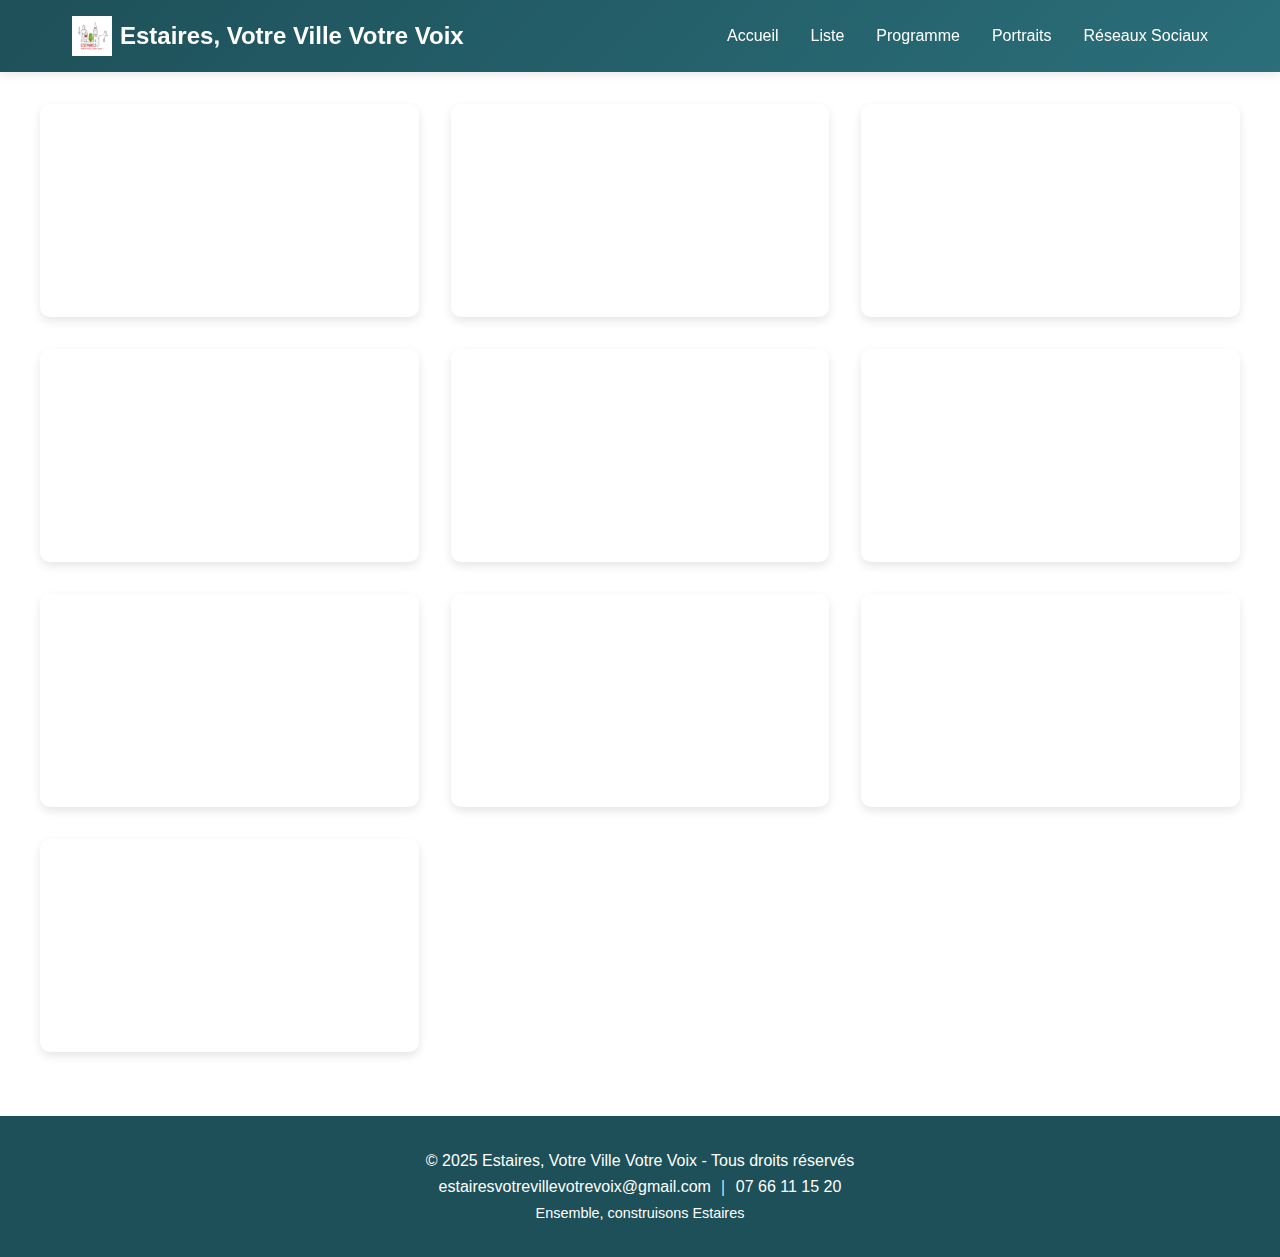
<file: Pages/portraits.html>
<!DOCTYPE html>
<html lang="fr">
<head>
    <!-- Google tag (gtag.js) -->
    <script async src="https://www.googletagmanager.com/gtag/js?id=G-QMZ6VGRJ4W"></script>
    <script>
    window.dataLayer = window.dataLayer || [];
    function gtag(){dataLayer.push(arguments);}
    gtag('js', new Date());

    gtag('config', 'G-QMZ6VGRJ4W');
    </script>
    <link rel="stylesheet" href="../style.css">
    <link rel="icon" type="image/png" href="../Images/favicon.png">
    <meta charset="UTF-8">
    <meta name="viewport" content="width=device-width, initial-scale=1.0">
    <title>Portraits</title>
</head>

<body>
    <header>
        <div class="header-content">
             <div class="logo">
                <a href="../index.html">
                <img src="../Images/logo.jpg" alt="Logo" style="height: 40px;">
                </a>
                <a href="../index.html" class="logo-text">Estaires, Votre Ville Votre Voix</a>
            </div>
            <nav>
                <ul>
                    <li><a href="../index.html">Accueil</a></li>
                    <li><a href="liste.html">Liste</a></li>
                    <li><a href="programme.html">Programme</a></li>
                    <li><a href="portraits.html">Portraits</a></li>
                    <li><a href="reseaux.html">Réseaux Sociaux</a></li>
                </ul>
            </nav>
        </div>
    </header>

<div style="text-align:center; margin: 2rem 0;">
    <div class="video-grid">
        <div class="video">
          <iframe 
          src="https://www.youtube.com/embed/CEVZf34hnME?si=2DcjewRpvHDh7znx" 
          title="YouTube video player" frameborder="0" 
          allow="accelerometer; autoplay; clipboard-write; encrypted-media; gyroscope; picture-in-picture; web-share" 
          referrerpolicy="strict-origin-when-cross-origin" allowfullscreen>
        </iframe>
        </div>

        <div class="video">
             <iframe 
            src="https://www.youtube.com/embed/HLQDyw7zi-4?si=uIWohUW_sqUZgo3u" 
            title="YouTube video player" frameborder="0" 
            allow="accelerometer; autoplay; clipboard-write; encrypted-media; gyroscope; picture-in-picture; web-share" 
            referrerpolicy="strict-origin-when-cross-origin" allowfullscreen>
            </iframe>
        </div>

        <div class="video">
             <iframe 
            src="https://www.youtube.com/embed/gQLCBAJCj8g?si=SHsOERl4Hywwy99Q" 
            title="YouTube video player" frameborder="0" 
            allow="accelerometer; autoplay; clipboard-write; encrypted-media; gyroscope; picture-in-picture; web-share" 
            referrerpolicy="strict-origin-when-cross-origin" allowfullscreen>
            </iframe>
        </div>

        <div class="video">
             <iframe 
            src="https://www.youtube.com/embed/JyBrU8fGYok?si=s6Fg2uXoA3J5fMo6" 
            title="YouTube video player" frameborder="0" 
            allow="accelerometer; autoplay; clipboard-write; encrypted-media; gyroscope; picture-in-picture; web-share" 
            referrerpolicy="strict-origin-when-cross-origin" allowfullscreen>
            </iframe>
        </div>

        <div class="video">
            <iframe 
          src="https://www.youtube.com/embed/PoS_4DgGGS8?si=mERxCQWvM_q58u3r" 
          title="YouTube video player" frameborder="0" 
          allow="accelerometer; autoplay; clipboard-write; encrypted-media; gyroscope; picture-in-picture; web-share" 
          referrerpolicy="strict-origin-when-cross-origin" allowfullscreen>
        </iframe>
        </div>

        <div class="video">
              <iframe 
          src="https://www.youtube.com/embed/Cxkn9bNxM4Q?si=wXAge0tXpLQlKu95" 
          title="YouTube video player" frameborder="0" 
          allow="accelerometer; autoplay; clipboard-write; encrypted-media; gyroscope; picture-in-picture; web-share" 
          referrerpolicy="strict-origin-when-cross-origin" allowfullscreen>
        </iframe>
        </div>

        <div class="video">
              <iframe 
          src="https://www.youtube.com/embed/QfrffFjq7R4?si=mMSJ90REs2fgSKF4" 
          title="YouTube video player" frameborder="0" 
          allow="accelerometer; autoplay; clipboard-write; encrypted-media; gyroscope; picture-in-picture; web-share" 
          referrerpolicy="strict-origin-when-cross-origin" allowfullscreen>
        </iframe>
        </div>

        <div class="video">
              <iframe 
          src="https://www.youtube.com/embed/vvTtWT5RQBQ?si=qkSuPXtkCfwpf2Zo" 
          title="YouTube video player" frameborder="0" 
          allow="accelerometer; autoplay; clipboard-write; encrypted-media; gyroscope; picture-in-picture; web-share" 
          referrerpolicy="strict-origin-when-cross-origin" allowfullscreen>
        </iframe>
        </div>

        <div class="video">
        <iframe 
          src="https://www.youtube.com/embed/3PyHJX96TaU?si=lw6A9ulXsx2px6pi" 
          title="YouTube video player" frameborder="0" 
          allow="accelerometer; autoplay; clipboard-write; encrypted-media; gyroscope; picture-in-picture; web-share" 
          referrerpolicy="strict-origin-when-cross-origin" allowfullscreen>
        </iframe>
        </div>


        <div class="video">
        <iframe 
          src="https://www.youtube.com/embed/3PyHJX96TaU?si=n_nJVdLhvmq3z2zp" 
          title="YouTube video player" frameborder="0" 
          allow="accelerometer; autoplay; clipboard-write; encrypted-media; gyroscope; picture-in-picture; web-share" 
          referrerpolicy="strict-origin-when-cross-origin" allowfullscreen>
        </iframe>
        </div>


    </div>
</div>


 


    <footer>
        <p>&copy; 2025 Estaires, Votre Ville Votre Voix - Tous droits réservés</p>
        <p>estairesvotrevillevotrevoix@gmail.com ｜ 07 66 11 15 20</p>
        <p style="margin-top: 0.2rem; font-size: 0.9rem;">Ensemble, construisons Estaires</p>
    </footer>

</body>


</html>
</file>
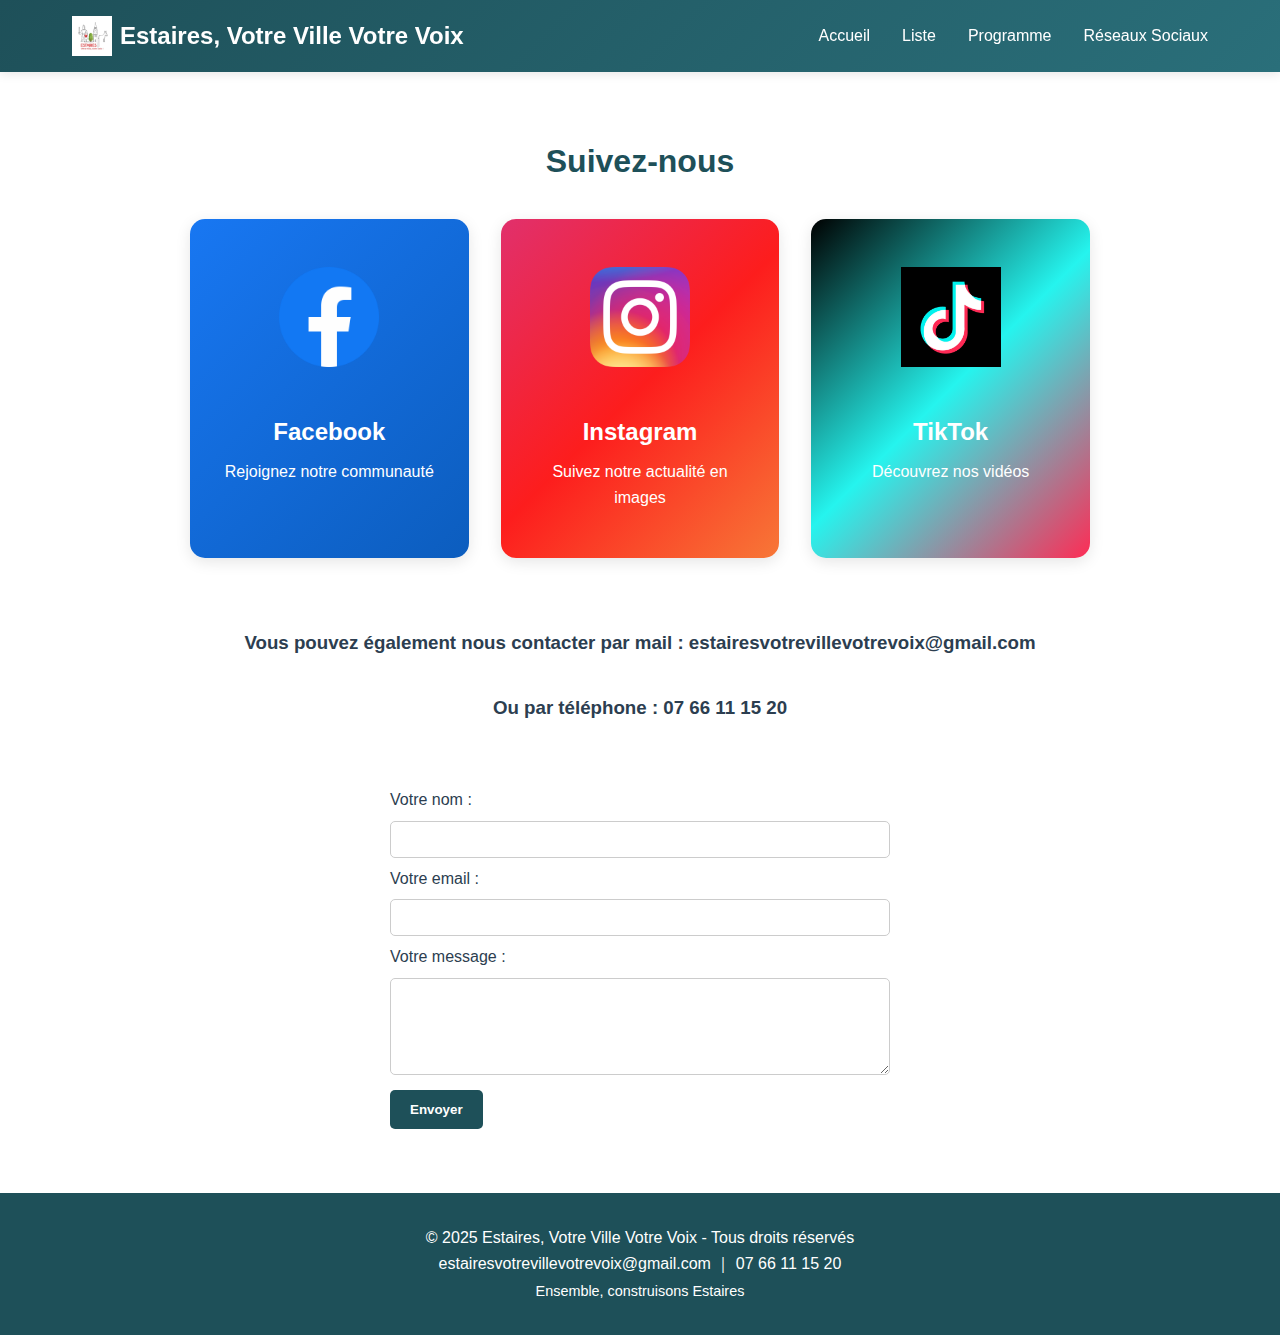
<file: Pages/reseaux.html>
<!DOCTYPE html>
<html lang="fr">
<head>
    <!-- Google tag (gtag.js) -->
    <script async src="https://www.googletagmanager.com/gtag/js?id=G-QMZ6VGRJ4W"></script>
    <script>
    window.dataLayer = window.dataLayer || [];
    function gtag(){dataLayer.push(arguments);}
    gtag('js', new Date());

    gtag('config', 'G-QMZ6VGRJ4W');
    </script>
    <link rel="stylesheet" href="../style.css">
    <link rel="icon" type="image/png" href="../Images/favicon.png">
    <meta charset="UTF-8">
    <meta name="viewport" content="width=device-width, initial-scale=1.0">
    <title>Nous contacter</title>
</head>

<body>
    <header>
        <div class="header-content">
             <div class="logo">
                <a href="../index.html">
                <img src="../Images/logo.jpg" alt="Logo" style="height: 40px;">
                </a>
                <a href="../index.html" class="logo-text">Estaires, Votre Ville Votre Voix</a>
            </div>
            <nav>
                <ul>
                    <li><a href="../index.html">Accueil</a></li>
                    <li><a href="liste.html">Liste</a></li>
                    <li><a href="programme.html">Programme</a></li>
                    <li><a href="reseaux.html">Réseaux Sociaux</a></li>
                </ul>
            </nav>
        </div>
    </header>

  <!-- RÉSEAUX SOCIAUX -->
<div class="container">
    <h1 style="text-align: center; color: #1E5059; margin-bottom: 2rem;">Suivez-nous</h1>
    <!-- Contenu à venir -->
    <div style="display: grid; grid-template-columns: repeat(auto-fit, minmax(250px, 1fr)); gap: 2rem; max-width: 900px; margin: 0 auto;">

        <a href="https://www.facebook.com/profile.php?id=61578148583149" target="_blank" style="text-decoration: none;" onmouseover="this.firstElementChild.style.transform='translateY(-5px)'" onmouseout="this.firstElementChild.style.transform='translateY(0)'">
            <div style="background: linear-gradient(135deg, #1877f2 0%, #0c5dbe 100%); color: white; padding: 3rem 2rem; border-radius: 15px; text-align: center; transition: transform 0.3s; box-shadow: 0 4px 15px rgba(0,0,0,0.1); height: 100%;">
                <div style="font-size: 4rem; margin-bottom: 1rem;"><img src="../Images/Facebook_f_logo_(2019).svg.png" height="100"></div>
                <h3 style="font-size: 1.5rem; margin-bottom: 0.5rem;">Facebook</h3>
                <p style="margin: 0;">Rejoignez notre communauté</p>
            </div>
        </a>
    
        <a href="https://www.instagram.com/estairesvotrevillevotrevoix/" target="_blank" style="text-decoration: none;" onmouseover="this.firstElementChild.style.transform='translateY(-5px)'" onmouseout="this.firstElementChild.style.transform='translateY(0)'">
            <div style="background: linear-gradient(135deg, #e1306c 0%, #fd1d1d 50%, #f77737 100%); color: white; padding: 3rem 2rem; border-radius: 15px; text-align: center; transition: transform 0.3s; box-shadow: 0 4px 15px rgba(0,0,0,0.1); height: 100%;">
                <div style="font-size: 4rem; margin-bottom: 1rem;"><img src="../Images/Instagram_icon.png" height="100"></div>
                <h3 style="font-size: 1.5rem; margin-bottom: 0.5rem;">Instagram</h3>
                <p style="margin: 0;">Suivez notre actualité en images</p>
            </div>
        </a>
    
        <a href="https://www.tiktok.com/@estairesvotreville?is_from_webapp=1&sender_device=pc" target="_blank" style="text-decoration: none;" onmouseover="this.firstElementChild.style.transform='translateY(-5px)'" onmouseout="this.firstElementChild.style.transform='translateY(0)'">
            <div style="background: linear-gradient(135deg, #000000 0%, #25f4ee 50%, #fe2c55 100%); color: white; padding: 3rem 2rem; border-radius: 15px; text-align: center; transition: transform 0.3s; box-shadow: 0 4px 15px rgba(0,0,0,0.1); height: 100%;">
                <div style="font-size: 4rem; margin-bottom: 1rem;"><img src="../Images/tik-tok-logo_578229-290.jpg" height="100"></div>
                <h3 style="font-size: 1.5rem; margin-bottom: 0.5rem;">TikTok</h3>
                <p style="margin: 0;">Découvrez nos vidéos</p>
            </div>
        </a>
    
    </div>

    <h3 style="text-align: center; margin-top: 70px;">Vous pouvez également nous contacter par mail : estairesvotrevillevotrevoix@gmail.com</h3>
    <h3 style="text-align: center; margin-top: 35px;">Ou par téléphone : 07 66 11 15 20</h3>

    </div>
        <form action="https://formsubmit.co/estairesvotrevillevotrevoix@gmail.com" method="POST" style="max-width:500px;margin:0 auto;">
    
    <input type="hidden" name="_captcha" value="false">
    <input type="hidden" name="_template" value="table">
    <input type="hidden" name="_next" value="https://hugogsqr.github.io/estaires-votre-ville-votre-voix/#reseaux">
    <input type="hidden" name="_autoresponse" value="Merci pour votre message ! Nous avons bien reçu votre demande et nous vous répondrons dans les plus brefs délais. L'équipe Estaires, Votre Ville Votre Voix">
    <input type="hidden" name="_subject" value="Nouveau message depuis le site de campagne">

    <label for="name">Votre nom :</label><br>
    <input type="text" id="name" name="name" required
        style="width:100%;padding:10px;margin:8px 0;border:1px solid #ccc;border-radius:5px;"><br>

    <label for="email">Votre email :</label><br>
    <input type="email" id="email" name="email" required
        style="width:100%;padding:10px;margin:8px 0;border:1px solid #ccc;border-radius:5px;"><br>

    <label for="message">Votre message :</label><br>
    <textarea id="message" name="message" rows="5" required
            style="width:100%;padding:10px;margin:8px 0;border:1px solid #ccc;border-radius:5px;"></textarea><br>

    <button type="submit"
            style="padding:12px 20px;background:#1E5059;color:white;border:none;border-radius:5px;font-weight:600;cursor:pointer;">
        Envoyer
    </button>
</form>
</div>


    <footer>
        <p>&copy; 2025 Estaires, Votre Ville Votre Voix - Tous droits réservés</p>
        <p>estairesvotrevillevotrevoix@gmail.com ｜ 07 66 11 15 20</p>
        <p style="margin-top: 0.2rem; font-size: 0.9rem;">Ensemble, construisons Estaires</p>
    </footer>

</body>


</html>
</file>
<file: style.css>
* {
    margin: 0;
    padding: 0;
    box-sizing: border-box;
}

body {
    font-family: 'Segoe UI', Tahoma, Geneva, Verdana, sans-serif;
    line-height: 1.6;
    color: #2c3e50;
}

/* HEADER */
header {
    background: linear-gradient(135deg, #1E5059 0%, #2a6f7a 100%);
    color: white;
    padding: 1rem 0;
    position: sticky;
    top: 0;
    z-index: 1000;
    box-shadow: 0 2px 10px rgba(0,0,0,0.1);
}

.header-content {
    max-width: 1200px;
    margin: 0 auto;
    padding: 0 2rem;
    display: flex;
    justify-content: space-between;
    align-items: center;
}

.logo {
    font-size: 1.5rem;
    font-weight: bold;
    display: flex;
    align-items: center;
    gap: 0.5rem;
}

.logo a {
    display: flex;
    align-items: center;
    text-decoration: none;
    color: inherit;
}

.logo-text {
    text-decoration: none;
    color: inherit;
    font-weight: bold;
}

.logo-text:hover {
    opacity: 0.9;
}

nav ul {
    list-style: none;
    display: flex;
    gap: 2rem;
}

nav a {
    color: white;
    text-decoration: none;
    font-weight: 500;
    transition: opacity 0.3s;
    cursor: pointer;
}

nav a:hover {
    opacity: 0.8;
}

.nav-link {
    padding: 8px 16px;
    border-radius: 6px;
    transition: background-color 0.3s, color 0.3s;
}

.nav-link:hover {
    background-color: white;
    color: #325E65;
}

.nav-link.active {
    background-color: white;
    color: #325E65;
    font-weight: 600;
}

/* HERO */
.hero {
    background: linear-gradient(rgba(30, 80, 89, 0.8), rgba(42, 111, 122, 0.8)), 
                url('data:image/svg+xml,<svg xmlns="http://www.w3.org/2000/svg" viewBox="0 0 1200 600"><rect fill="%231E5059" width="1200" height="600"/><path fill="%232a6f7a" d="M0 400 Q300 350 600 400 T1200 400 V600 H0 Z"/><circle fill="%2338899a" cx="200" cy="100" r="80" opacity="0.3"/><circle fill="%2338899a" cx="900" cy="150" r="120" opacity="0.3"/></svg>');
    background-size: cover;
    background-position: center;
    color: white;
    text-align: center;
    padding: 3rem 0rem;
}

.hero h1 {
    font-size: 3rem;
    margin-bottom: 1rem;
    text-shadow: 2px 2px 4px rgba(0,0,0,0.3);
}

.hero p {
    font-size: 1.3rem;
    margin-bottom: 2rem;
    text-shadow: 1px 1px 2px rgba(0,0,0,0.3);
}

.hero .container {
    padding: 1rem 2rem 0.5rem;
    margin-top: 5rem;
}

.hero .message-bubble {
    margin-top: 1rem;
    margin-bottom: 2rem;
}

.photo_tete_liste img {
    height: 300px !important;
    width: 300px !important;
    border-radius: 50% !important;
    object-fit: cover;
}

.image_liste img {
    height: auto !important;
    max-width: 100%;
    max-height: 450px;
    margin-top: 30px;
}



/* BUTTONS */
.cta-button {
    display: inline-block;
    background: white;
    color: #1E5059;
    padding: 1rem 2.5rem;
    border-radius: 50px;
    text-decoration: none;
    font-weight: bold;
    transition: transform 0.3s, box-shadow 0.3s;
    box-shadow: 0 4px 15px rgba(0,0,0,0.2);
}

.cta-button:hover {
    transform: translateY(-2px);
    box-shadow: 0 6px 20px rgba(0,0,0,0.3);
}

/* CONTAINER */
.container {
    max-width: 1200px;
    margin: 0 auto;
    padding: 4rem 2rem;
}

/* VALUES CARDS */
.values {
    display: grid;
    grid-template-columns: repeat(auto-fit, minmax(250px, 1fr));
    gap: 2rem;
    margin-top: 3rem;
}

.value-card {
    background: linear-gradient(135deg, #e8f4f5 0%, #d4eaed 100%);
    padding: 2rem;
    border-radius: 15px;
    text-align: center;
    transition: transform 0.3s;
    border: 2px solid #b8dde2;
}

.value-card:hover {
    transform: translateY(-5px);
}

.value-card h3 {
    color: #1E5059;
    margin-bottom: 1rem;
}

.value-icon {
    font-size: 3rem;
    margin-bottom: 1rem;
}

/* TEAM MEMBERS */
.team-grid {
    display: grid;
    grid-template-columns: repeat(auto-fit, minmax(280px, 1fr));
    gap: 2rem;
    margin-top: 2rem;
}

.team-member {
    background: white;
    border-radius: 15px;
    overflow: hidden;
    box-shadow: 0 4px 15px rgba(0,0,0,0.1);
    border: 1px solid #1E5059;
    transition: transform 0.3s;
    display: flex;
    flex-direction: column;
    height: 100%;
}

.team-member:hover {
    transform: translateY(-5px);
}

.member-photo {
    width: 100%;
    height: 300px;
    background: #f0f0f0;
    display: flex;
    align-items: center;
    justify-content: center;
    overflow: hidden;
}

.member-photo img {
    width: 100%;
    height: 100%;
    object-fit: cover;
}

.member-info {
    padding: 1rem;
    text-align: center;
    background: white;
    min-height: 70px;
}

.member-info h3 {
    color: #1E5059;
    margin-bottom: 0;
    font-size: 1.1rem;
}

.member-info .role {
    display: none;
}

.member-info p {
    display: none;
}

.team-leaders {
    display: grid;
    grid-template-columns: repeat(2, minmax(280px, 400px));
    gap: 2rem;
    justify-content: center;
    margin-bottom: 3rem;
}

.team-leaders .team-member {
    height: auto;
}

/* PROGRAMME */
.program-section {
    margin-bottom: 3rem;
}

.program-section h2 {
    color: #1E5059;
    margin-bottom: 1.5rem;
    padding-bottom: 0.5rem;
    border-bottom: 3px solid #38899a;
}

.program-items {
    display: grid;
    gap: 1.5rem;
}

.program-item {
    background: white;
    padding: 1.5rem;
    border-left: 4px solid #2a6f7a;
    border-radius: 8px;
    box-shadow: 0 2px 10px rgba(0,0,0,0.08);
}

.program-item h3 {
    color: #1E5059;
    margin-bottom: 0.8rem;
}

/* VIDEOS */
.video-grid {
    display: grid;
    grid-template-columns: repeat(auto-fit, minmax(300px, 1fr));
    gap: 2rem;
    margin: 2rem auto;
    max-width: 1200px;
}

.video {
    position: relative;
    padding-bottom: 56.25%;
    height: 0;
    overflow: hidden;
    border-radius: 10px;
    box-shadow: 0 4px 10px rgba(0,0,0,0.1);
}


.video iframe {
    position: absolute;
    top: 0;
    left: 0;
    width: 100%;
    height: 100%;
}

.video-accueil {
    max-width: 700px; /* Largeur maximale de la vidéo (ajustable) */
    width: 100%; /* Prend toute la largeur disponible jusqu'au max-width */
    margin: 30px auto; /* Centrage horizontal + espacement vertical */
    aspect-ratio: 16 / 9; /* Maintient le ratio 16:9 automatiquement */
    border-radius: 10px;
    box-shadow: 0 4px 10px rgba(0,0,0,0.1);
    overflow: hidden;
}

.video-accueil iframe {
    width: 100%;
    height: 100%;
    display: block;
    border: none;
}


/* GALERIE */
.galerie-section {
    margin-bottom: 10px;
}

.galerie-section h2 {
    font-size: 1.7rem;
    margin: 40px 0 20px;
    text-align: center;
    color: #333;
}

.gallery {
    display: grid;
    grid-template-columns: repeat(auto-fit, minmax(250px, 1fr));
    gap: 15px;
    padding: 0 20px 40px;
}

.gallery img {
    width: 100%;
    height: 100%;
    object-fit: cover;
    border-radius: 10px;
    box-shadow: 0px 3px 10px rgba(0,0,0,0.15);
    transition: transform 0.25s ease, box-shadow 0.25s ease;
}

.gallery img:hover {
    transform: scale(1.03);
    box-shadow: 0px 5px 15px rgba(0,0,0,0.25);
}

.gallery img.small {
    max-width: 80%;
    margin: 0 auto;
    display: block;
}

.gallery.small-gallery {
    display: flex;
    justify-content: center;
    gap: 40px;
}

.gallery.small-gallery img {
    width: 250px;
    height: auto;
    object-fit: contain;
}

.gallery.mid-gallery {
    display: flex;
    justify-content: center;
    gap: 40px;
}

.gallery.mid-gallery img {
    width: 100%;
    max-width: 750px;
    height: auto;
    object-fit: contain;
    display: block;
    margin: 0 auto;
}

/* Classe medium-gallery pour les photos de taille intermédiaire */
.gallery.medium-gallery {
    display: flex;
    justify-content: center;
    gap: 40px;
    flex-wrap: wrap; /* Permet le passage à la ligne sur mobile */
}

.gallery.medium-gallery img {
    width: 400px;
    height: auto;
    object-fit: contain;
    border-radius: 10px;
    box-shadow: 0px 3px 10px rgba(0,0,0,0.15);
    transition: transform 0.25s ease, box-shadow 0.25s ease;
}

.gallery.medium-gallery img:hover {
    transform: scale(1.03);
    box-shadow: 0px 5px 15px rgba(0,0,0,0.25);
}


/*Photo Justine*/
.redimension-member-photo img {
    object-fit: cover;
    object-position: 50% 20%;
    width: 100%;
}

.redimension-member-photo2 img {
    object-fit: cover;
    object-position: 0% 10%;
    width: 100%;
}

.redimension-member-photo-emilie-C img {
    object-fit: cover;
    object-position: 0% 75%;
    width: 100%;
}

.redimension-member-photo-bruno img {
    object-fit: cover;
    object-position: 0% 15%;
    width: 100%;
}

.redimension-member-photo-valerie img {
    object-fit: cover;
    object-position: 0% 30%;
    width: 100%;
}

.redimension-member-photo-celine img {
    object-fit: cover;
    object-position: 0% 30%;
    width: 100%;
}

.redimension-member-photo-jj img{
    object-fit: cover;
    object-position: 0% 60%;
    width: 100%;
}

.redimension-member-photo-jerome img {
    object-fit: cover;
    object-position: 0% 40%;
    width: 100%;
}

.redimension-member-photo-sylvain img {
    object-fit: cover;
    object-position: 0% 40%;
    width: 100%;
}


.redimension-member-photo-greg img {
    object-fit: cover;
    object-position: 100% 100%;
    width: 100%;
}

.redimension-member-photo-magali img{
    object-fit: cover;
    object-position: 0% 40%;
    width: 100%;
}

.redimension-member-photo-nathalie img{
    object-fit: cover;
    object-position: 0% 40%;
    width: 100%;
}

.redimension-member-photo-laetitia img{
    object-fit: cover;
    object-position: 0% 100%;
    width: 100%;
}

.redimension-member-photo-pascale img{
    object-fit: cover;
    object-position: 0% 37%;
    width: 100%;
}

.redimension-member-photo-claire img{
    object-fit: cover;
    object-position: 50% 40%;
    width: 100%;
}

.redimension-member-photo-enzo img{
    object-fit: cover;
    object-position: 0% 3%;
    width: 100%;
}

.redimension-member-photo-florian img{
    object-fit: cover;
    object-position: 0% 19%;
    width: 100%;
}

.redimension-member-photo-natalie-coll img{
    object-fit: cover;
    object-position: 0% 75%;
    width: 100%;
}

.redimension-member-photo-laurent img{
    object-fit: cover;
    object-position: 0% 39%;
    width: 100%;
}

/* FORMULAIRE DE CONTACT */
.contact-form {
    max-width: 600px;
    margin: 40px auto;
    padding: 30px;
    background: #ffffff;
    border-radius: 18px;
    box-shadow: 0 5px 30px rgba(0,0,0,0.1);
    display: flex;
    flex-direction: column;
    gap: 20px;
}

.contact-form input,
.contact-form textarea {
    width: 100%;
    padding: 15px;
    border-radius: 12px;
    border: 1px solid #d9d9d9;
    font-size: 16px;
    font-family: inherit;
    background: #f8f8f8;
    transition: all 0.25s ease;
}

.contact-form input:focus,
.contact-form textarea:focus {
    outline: none;
    border-color: #2f6b75;
    background: #fff;
    box-shadow: 0 0 0 3px rgba(47,107,117,0.2);
}

.contact-form button {
    padding: 15px;
    background: #2f6b75;
    color: white;
    font-size: 18px;
    border: none;
    border-radius: 12px;
    cursor: pointer;
    transition: 0.2s ease;
}

.contact-form button:hover {
    background: #244f58;
}

/* MESSAGE BUBBLE */
.message-bubble {
    max-width: 700px;
    margin: 2rem auto;
    padding: 2rem 2.5rem;
    background: white;
    border: 1px solid #e0e0e0;
    border-radius: 20px;
    box-shadow: 0 2px 10px rgba(0,0,0,0.08);
    text-align: center;
    color: #2c3e50;
    font-size: 1.25rem;
    position: relative;
}


/*bouton tract*/

/* Bouton Tract - Version rectangulaire */
.tract-button-alt {
    display: inline-flex;
    align-items: center;
    gap: 15px;
    background: linear-gradient(135deg, #ffffff 0%, #f5f5f5 100%);
    color: #1E5059;
    padding: 20px 40px;
    border-radius: 15px;
    text-decoration: none;
    font-weight: 700;
    font-size: 1.1rem;
    transition: all 0.3s ease;
    box-shadow: 0 8px 25px rgba(0, 0, 0, 0.25);
    border: 2px solid white;
}

.tract-button-alt:hover {
    transform: translateY(-3px) scale(1.02);
    box-shadow: 0 12px 35px rgba(0, 0, 0, 0.35);
    border-color: #38899a;
}

.pdf-icon {
    width: 28px;
    height: 28px;
    fill: #1E5059;
}

/* FOOTER */
footer {
    background: #1E5059;
    color: white;
    text-align: center;
    padding: 2rem;
    margin-top: 4rem;
}


/* RESPONSIVE - TABLETTES */
@media (max-width: 768px) {
    body {
        font-size: 0.9rem;
    }
    
    .hero {
        padding: 2rem 1rem;
    }
    
    .hero h1 {
        font-size: 1.5rem;
    }
    
    .hero p {
        font-size: 0.9rem;
    }
    
    .hero .container {
        padding: 0.5rem 1rem;
        margin-top: 2rem;
    }
    
    nav ul {
        gap: 0.5rem;
        flex-wrap: wrap;
        justify-content: center;
    }
    
    nav a {
        font-size: 0.85rem;
    }
    
    .header-content {
        flex-direction: column;
        gap: 0.8rem;
        padding: 0 1rem;
    }
    
    .logo {
        font-size: 1rem;
    }
    
    .logo img {
        height: 30px !important;
    }
    
    .container {
        padding: 2rem 1rem;
    }
    
    /* Page Liste - Réduction de la police */
    .container > p {
        font-size: 1rem !important;
    }
    
    .values {
        grid-template-columns: 1fr;
        gap: 1.5rem;
    }
    
    .team-grid,
    .team-leaders {
        grid-template-columns: 1fr;
    }
    
    .member-photo img {
        width: 100%;
        height: auto;
        max-height: 300px;
        object-fit: cover;
    }
    
    /* Index - PP centrée et rétrécie */
    .photo_tete_liste {
        text-align: center;
        margin: 0 auto;
    }
    
    .photo_tete_liste img {
        height: 200px !important;
        width: 200px !important;
        margin: 0 auto !important;
        display: block !important;
    }
    
    .image_liste img {
        height: auto !important;
        max-width: 100%;
        max-height: 400px;
        margin-top: 20px;
    }
    
    .gallery.mid-gallery {
    flex-wrap: wrap;
    gap: 15px;
    }

    .gallery.mid-gallery img {
        max-width: 100%;
        width: 100%;
        height: auto;
    }
    
    .program-section h2 {
        font-size: 1.3rem;
    }
    
    .program-item {
        padding: 1rem;
    }
    
    .program-item h3 {
        font-size: 1rem;
    }
    
    .program-item p {
        font-size: 0.9rem;
    }
    
    h1 {
        font-size: 1.5rem !important;
    }
    
    h2 {
        font-size: 1.3rem;
    }
    
    h2.responsive-title {
        font-size: 1.5rem !important;
        margin-bottom: 0.8rem;
        text-align: center;
    }
    
    .cta-button {
        padding: 0.7rem 1.2rem;
        font-size: 0.85rem;
    }
    
    .value-card h3 {
        font-size: 1.1rem;
    }
    
    .value-card p {
        font-size: 0.9rem;
    }

    .video-accueil {
        max-width: 90%;
        margin: 20px auto;
    }
    
    /* Message bubble - Citation proportionnée */
    .message-bubble {
        padding: 1.2rem;
        font-size: 0.9rem;
        margin: 1rem auto;
        max-width: 90%;
    }
    
    .message-bubble strong {
        font-size: 1rem;
    }
     .gallery.medium-gallery {
        gap: 20px;
    }
    
    .gallery.medium-gallery img {
        width: 300px;
        max-width: 90%;
    }

    .tract-button-alt {
        padding: 16px 32px;
        font-size: 0.95rem;
    }
    
    .pdf-icon {
        width: 24px;
        height: 24px;
    }
}

/* RESPONSIVE - MOBILES */
@media (max-width: 480px) {
    body {
        font-size: 0.85rem;
    }
    
    .hero h1 {
        font-size: 1.3rem;
    }
    
    .hero p {
        font-size: 0.85rem;
    }
    
    nav ul {
        gap: 0.3rem;
    }
    
    nav a {
        font-size: 0.75rem;
        padding: 0.3rem;
    }
    
    .logo {
        font-size: 0.9rem;
    }
    
    .value-icon img {
        height: 70px !important;
    }
    
    h1 {
        font-size: 1.3rem !important;
    }
    .video-accueil {
        max-width: 95%;
        margin: 15px auto;
    }
    .gallery.medium-gallery {
        gap: 15px;
        flex-direction: column;
        align-items: center;
    }
    
    .gallery.medium-gallery img {
        width: 100%;
        max-width: 320px;
    }

    .tract-button-alt {
        padding: 14px 28px;
        font-size: 0.9rem;
    }
    
    .pdf-icon {
        width: 22px;
        height: 22px;
    }
}

/* CSS "Liste" --> Fond bleu + Description + Rôle. A remplacer de team-member à member-info p :
.team-member {
    background: white;
    border-radius: 15px;
    overflow: hidden;
    box-shadow: 0 4px 15px rgba(0,0,0,0.1);
    transition: transform 0.3s;
}

.team-member:hover {
    transform: translateY(-5px);
}

.member-photo {
    width: 100%;
    height: 300px;
    background: linear-gradient(135deg, #38899a 0%, #2a6f7a 100%);
    display: flex;
    align-items: center;
    justify-content: center;
    font-size: 4rem;
    color: white;
}

.member-info {
    padding: 1.5rem;
}

.member-info h3 {
    color: #1E5059;
    margin-bottom: 0.5rem;
}

.member-info .role {
    color: #2a6f7a;
    font-weight: 600;
    margin-bottom: 0.5rem;
}
*/
</file>
